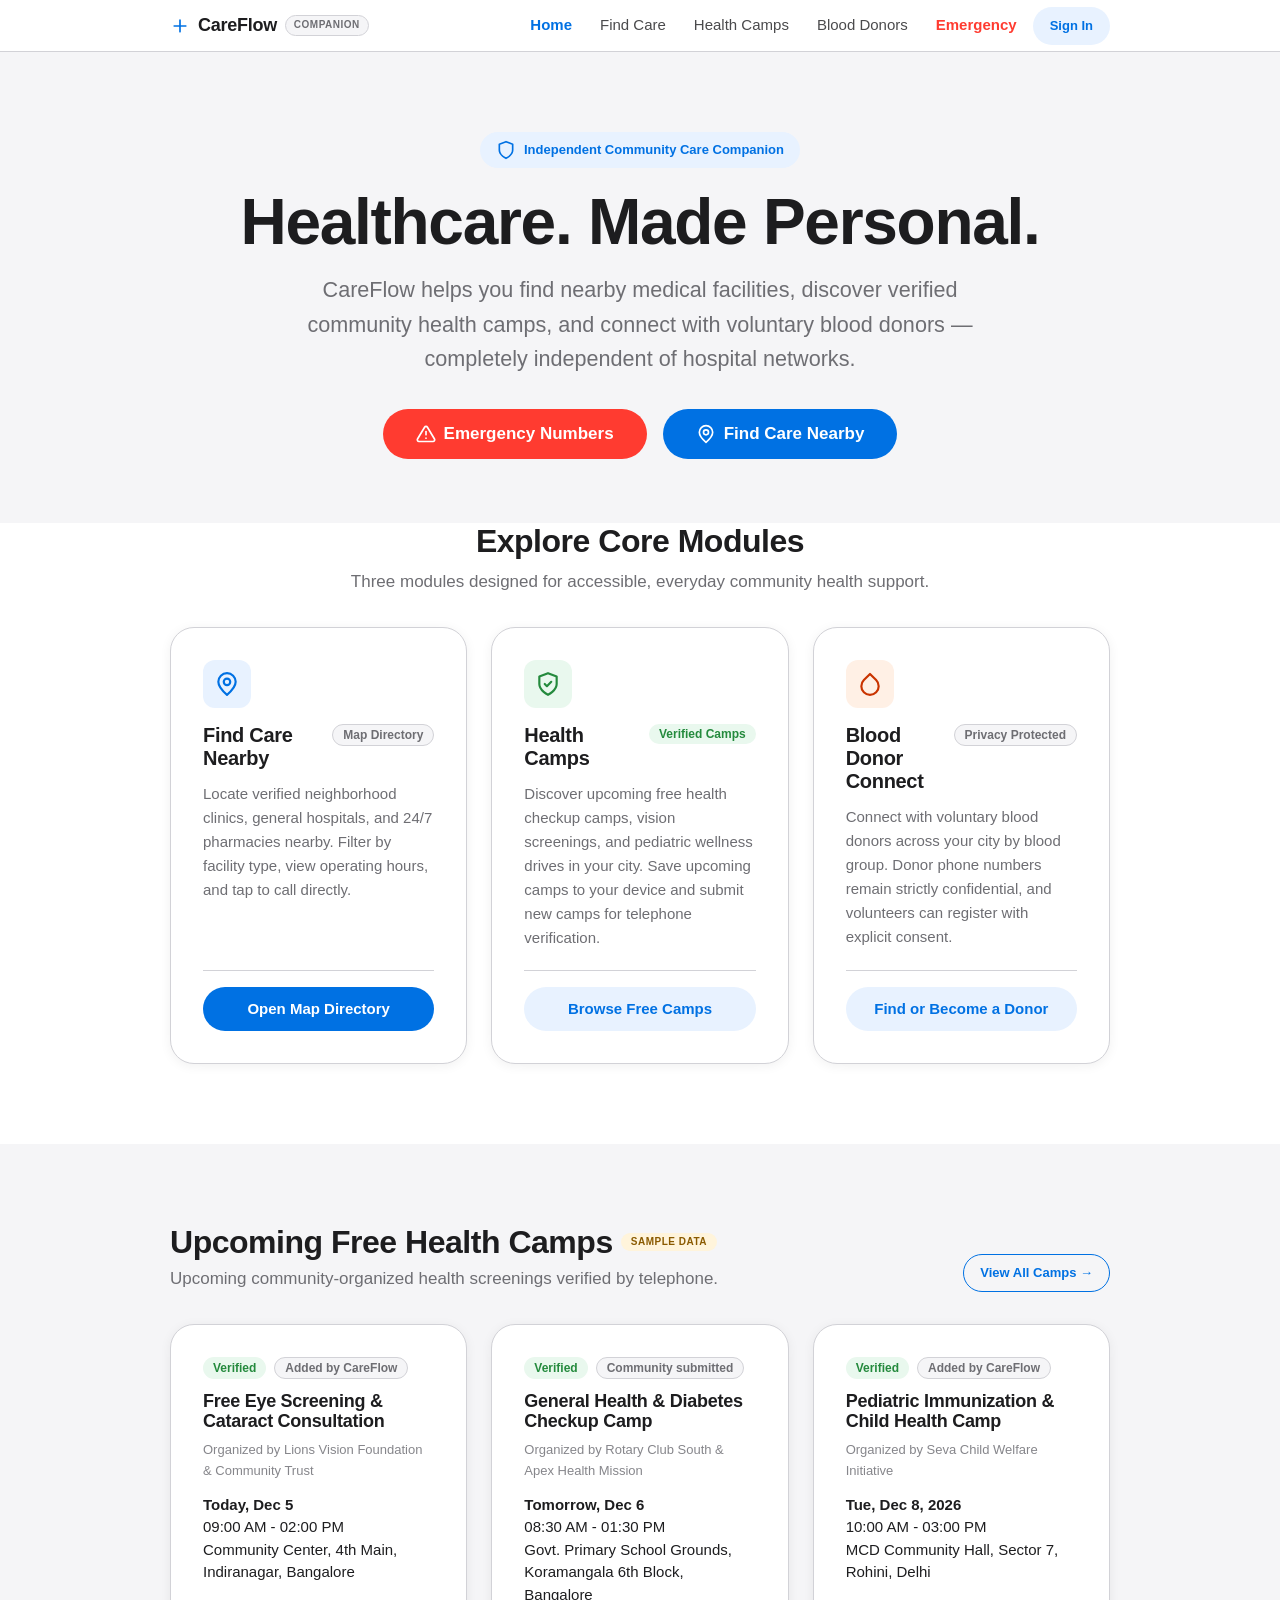
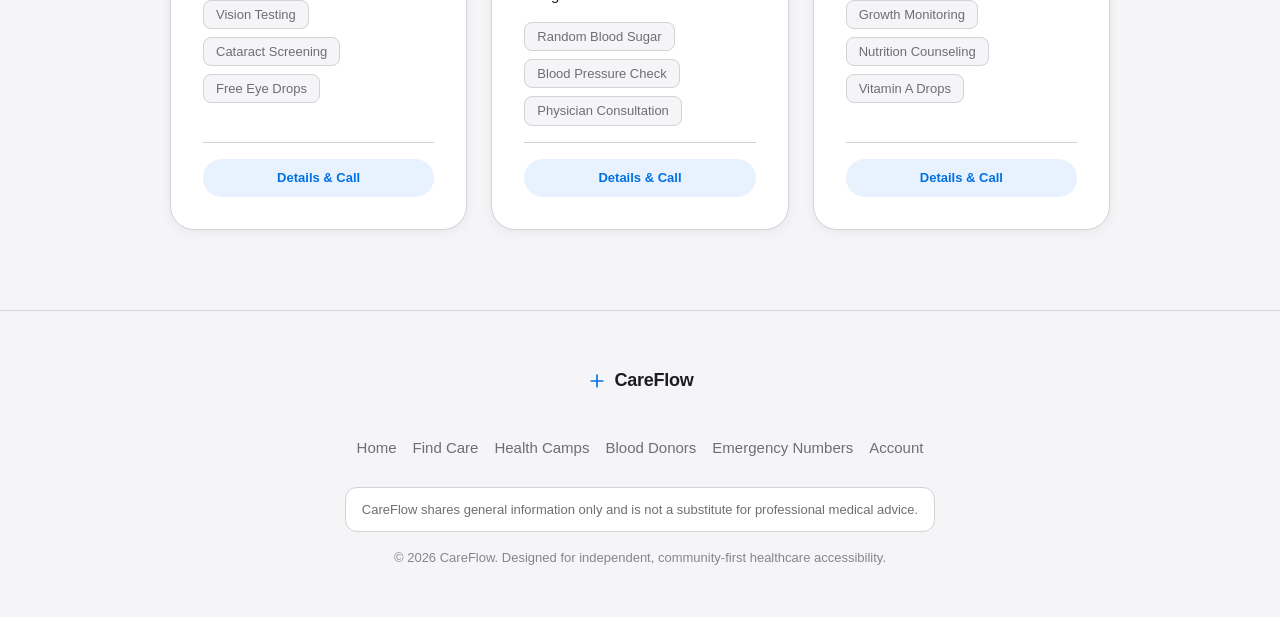
<file: index.html>
<!DOCTYPE html>
<html lang="en">
<head>
    <meta charset="UTF-8">
    <meta name="viewport" content="width=device-width, initial-scale=1.0">
    <meta name="color-scheme" content="light">
    <title>CareFlow — Healthcare. Made Personal.</title>
    <meta name="description" content="Independent personal healthcare companion to discover nearby clinics, community medical camps, and blood donors.">
    <link rel="stylesheet" href="css/styles.css">
</head>
<body>

    <!-- Accessible skip link -->
    <a href="#main-content" class="skip-link">Skip to main content</a>

    <!-- Sticky Translucent Glass Navigation Bar -->
    <header class="navbar" role="banner">
        <div class="container nav-container">
            <a href="index.html" class="nav-brand" aria-label="CareFlow Home">
                <svg class="icon" viewBox="0 0 24 24" style="color: var(--color-accent);"><path d="M12 5v14M5 12h14"/></svg>
                <span>CareFlow</span>
                <span class="nav-brand-badge">Companion</span>
            </a>

            <!-- Mobile Hamburger Toggle (44x44px min tap target) -->
            <button class="nav-toggle" type="button" aria-label="Toggle navigation menu" aria-expanded="false" aria-controls="primary-nav">
                <span></span>
                <span></span>
                <span></span>
            </button>

            <!-- Navigation Links -->
            <nav id="primary-nav" aria-label="Primary Navigation">
                <ul class="nav-menu">
                    <li><a href="index.html" class="nav-link is-active">Home</a></li>
                    <li><a href="find_care.html" class="nav-link">Find Care</a></li>
                    <li><a href="camps.html" class="nav-link">Health Camps</a></li>
                    <li><a href="blood_donors.html" class="nav-link">Blood Donors</a></li>
                    <li><a href="emergency.html" class="nav-link nav-link--emergency">Emergency</a></li>
                    <li><a href="auth.html" class="btn btn-secondary btn-sm">Sign In</a></li>
                </ul>
            </nav>
        </div>
    </header>

    <main id="main-content">
        <!-- ================================================================
             Hero Section
             ================================================================ -->
        <section class="section section--hero" aria-labelledby="hero-title">
            <div class="container">
                <div class="hero-badge-pill">
                    <svg class="icon" viewBox="0 0 24 24"><path d="M12 22s8-4 8-10V5l-8-3-8 3v7c0 6 8 10 8 10z"/></svg>
                    <span>Independent Community Care Companion</span>
                </div>
                <h1 class="hero-heading" id="hero-title">Healthcare. Made Personal.</h1>
                <p class="hero-lead">
                    CareFlow helps you find nearby medical facilities, discover verified community health camps, 
                    and connect with voluntary blood donors — completely independent of hospital networks.
                </p>
                <div class="hero-actions">
                    <a href="emergency.html" class="btn btn-emergency btn-lg">
                        <svg class="icon" viewBox="0 0 24 24" style="color: #ffffff;"><path d="M10.29 3.86L1.82 18a2 2 0 0 0 1.71 3h16.94a2 2 0 0 0 1.71-3L13.71 3.86a2 2 0 0 0-3.42 0z"/><line x1="12" y1="9" x2="12" y2="13"/><line x1="12" y1="17" x2="12.01" y2="17"/></svg>
                        Emergency Numbers
                    </a>
                    <a href="find_care.html" class="btn btn-primary btn-lg">
                        <svg class="icon" viewBox="0 0 24 24" style="color: #ffffff;"><path d="M12 2a8 8 0 0 0-8 8c0 5.25 8 12 8 12s8-6.75 8-12a8 8 0 0 0-8-8z"/><circle cx="12" cy="10" r="3"/></svg>
                        Find Care Nearby
                    </a>
                </div>
            </div>
        </section>

        <!-- ================================================================
             Three Primary Module Cards
             ================================================================ -->
        <section class="section" aria-labelledby="modules-title" style="padding-top: 0;">
            <div class="container">
                <div class="section-header section-header--center">
                    <h2 class="section-heading" id="modules-title">Explore Core Modules</h2>
                    <p class="section-subheading">Three modules designed for accessible, everyday community health support.</p>
                </div>

                <div class="grid-12">
                    <!-- Module 1: Find Care -->
                    <div class="card col-4">
                        <div>
                            <div class="module-icon-wrap module-icon-wrap--findcare" aria-hidden="true">
                                <svg class="icon icon-lg" viewBox="0 0 24 24"><path d="M12 2a8 8 0 0 0-8 8c0 5.25 8 12 8 12s8-6.75 8-12a8 8 0 0 0-8-8z"/><circle cx="12" cy="10" r="3"/></svg>
                            </div>
                            <div class="card-header">
                                <h3 class="card-title">Find Care Nearby</h3>
                                <span class="badge badge-source">Map Directory</span>
                            </div>
                            <p class="card-description">
                                Locate verified neighborhood clinics, general hospitals, and 24/7 pharmacies nearby. Filter by facility type, view operating hours, and tap to call directly.
                            </p>
                        </div>
                        <div class="card-footer">
                            <a href="find_care.html" class="btn btn-primary btn-full">
                                Open Map Directory
                            </a>
                        </div>
                    </div>

                    <!-- Module 2: Health Camps -->
                    <div class="card col-4">
                        <div>
                            <div class="module-icon-wrap module-icon-wrap--camps" aria-hidden="true">
                                <svg class="icon icon-lg" viewBox="0 0 24 24"><path d="M12 22s8-4 8-10V5l-8-3-8 3v7c0 6 8 10 8 10z"/><polyline points="9 12 11 14 15 10"/></svg>
                            </div>
                            <div class="card-header">
                                <h3 class="card-title">Health Camps</h3>
                                <span class="badge badge-verified">Verified Camps</span>
                            </div>
                            <p class="card-description">
                                Discover upcoming free health checkup camps, vision screenings, and pediatric wellness drives in your city. Save upcoming camps to your device and submit new camps for telephone verification.
                            </p>
                        </div>
                        <div class="card-footer">
                            <a href="camps.html" class="btn btn-secondary btn-full">
                                Browse Free Camps
                            </a>
                        </div>
                    </div>

                    <!-- Module 3: Blood Donor Connect -->
                    <div class="card col-4">
                        <div>
                            <div class="module-icon-wrap module-icon-wrap--donors" aria-hidden="true">
                                <svg class="icon icon-lg" viewBox="0 0 24 24"><path d="M12 2.69l5.66 5.66a8 8 0 1 1-11.31 0z"/></svg>
                            </div>
                            <div class="card-header">
                                <h3 class="card-title">Blood Donor Connect</h3>
                                <span class="badge badge-source">Privacy Protected</span>
                            </div>
                            <p class="card-description">
                                Connect with voluntary blood donors across your city by blood group. Donor phone numbers remain strictly confidential, and volunteers can register with explicit consent.
                            </p>
                        </div>
                        <div class="card-footer">
                            <a href="blood_donors.html" class="btn btn-secondary btn-full">
                                Find or Become a Donor
                            </a>
                        </div>
                    </div>
                </div>
            </div>
        </section>

        <!-- ================================================================
             Upcoming Health Camps Preview (3 Cards)
             ================================================================ -->
        <section class="section" aria-labelledby="preview-camps-title" style="background-color: var(--color-bg-alt);">
            <div class="container">
                <div class="section-header" style="display: flex; justify-content: space-between; align-items: flex-end; flex-wrap: wrap; gap: var(--space-4);">
                    <div>
                        <div style="display: flex; align-items: center; gap: var(--space-2); margin-bottom: var(--space-1);">
                            <h2 class="section-heading" id="preview-camps-title" style="margin-bottom: 0;">Upcoming Free Health Camps</h2>
                            <span class="badge badge-sample">Sample Data</span>
                        </div>
                        <p class="section-subheading">Upcoming community-organized health screenings verified by telephone.</p>
                    </div>
                    <div>
                        <a href="camps.html" class="btn btn-outline btn-sm">
                            View All Camps &rarr;
                        </a>
                    </div>
                </div>

                <div class="grid-12" id="home-camps-preview">
                    <!-- Populated dynamically via js/sample-data.js -->
                </div>
            </div>
        </section>
    </main>

    <!-- Master Footer -->
    <footer class="footer" role="contentinfo">
        <div class="container footer-content">
            <a href="index.html" class="nav-brand" style="margin-bottom: var(--space-2);">
                <svg class="icon" viewBox="0 0 24 24" style="color: var(--color-accent);"><path d="M12 5v14M5 12h14"/></svg>
                <span>CareFlow</span>
            </a>

            <ul class="footer-nav" aria-label="Footer Navigation">
                <li><a href="index.html">Home</a></li>
                <li><a href="find_care.html">Find Care</a></li>
                <li><a href="camps.html">Health Camps</a></li>
                <li><a href="blood_donors.html">Blood Donors</a></li>
                <li><a href="emergency.html">Emergency Numbers</a></li>
                <li><a href="auth.html">Account</a></li>
            </ul>

            <!-- Required Medical Disclaimer -->
            <p class="footer-disclaimer">
                CareFlow shares general information only and is not a substitute for professional medical advice.
            </p>

            <p class="footer-copy">
                &copy; 2026 CareFlow. Designed for independent, community-first healthcare accessibility.
            </p>
        </div>
    </footer>

    <!-- Shared Scripts -->
    <script src="js/sample-data.js"></script>
    <script src="js/main.js"></script>
    <script>
        document.addEventListener('DOMContentLoaded', function () {
            var container = document.getElementById('home-camps-preview');
            if (!container) return;

            var allCamps = (window.CareFlowData && window.CareFlowData.camps) ? window.CareFlowData.camps : [];
            
            // Filter out past camps (only camps on or after today)
            var upcoming = allCamps.filter(function (camp) {
                return !CareFlow.dateUtils.isBeforeToday(camp.date) && camp.status === 'verified';
            });

            // Sort ascending by date
            upcoming.sort(function (a, b) {
                return a.date.localeCompare(b.date);
            });

            var top3 = upcoming.slice(0, 3);
            container.innerHTML = '';

            if (top3.length === 0) {
                container.innerHTML = '<p class="col-12" style="text-align: center; color: var(--color-text-secondary);">No upcoming camps scheduled currently.</p>';
                return;
            }

            top3.forEach(function (camp) {
                var card = document.createElement('div');
                card.className = 'card col-4';

                var servicesPills = (camp.services || []).map(function (s) {
                    return '<span class="camp-tag">' + CareFlow.escapeHTML(s) + '</span>';
                }).join('');

                card.innerHTML = '' +
                    '<div>' +
                    '<div style="display: flex; gap: var(--space-2); margin-bottom: var(--space-3); flex-wrap: wrap;">' +
                    '<span class="badge badge-verified">Verified</span>' +
                    '<span class="badge badge-source">' + CareFlow.escapeHTML(camp.source) + '</span>' +
                    '</div>' +
                    '<h3 class="card-title" style="font-size: 1.125rem; margin-bottom: var(--space-2);">' +
                    CareFlow.escapeHTML(camp.title) +
                    '</h3>' +
                    '<p style="font-size: var(--font-size-caption); color: var(--color-text-tertiary); margin-bottom: var(--space-3);">' +
                    'Organized by ' + CareFlow.escapeHTML(camp.organizer) +
                    '</p>' +
                    '<div style="font-size: var(--font-size-body-sm); color: var(--color-text); margin-bottom: var(--space-3); line-height: 1.5;">' +
                    '<div><strong>' + CareFlow.escapeHTML(CareFlow.dateUtils.formatHumanDate(camp.date)) + '</strong></div>' +
                    '<div>' + CareFlow.escapeHTML(camp.time) + '</div>' +
                    '<div>' + CareFlow.escapeHTML(camp.address) + ', ' + CareFlow.escapeHTML(camp.city) + '</div>' +
                    '</div>' +
                    '<div class="camp-tag-list">' +
                    servicesPills +
                    '</div>' +
                    '</div>' +
                    '<div class="card-footer">' +
                    '<a href="camps.html" class="btn btn-secondary btn-sm btn-full">' +
                    'Details & Call' +
                    '</a>' +
                    '</div>';
                container.appendChild(card);
            });
        });
    </script>
</body>
</html>
</file>
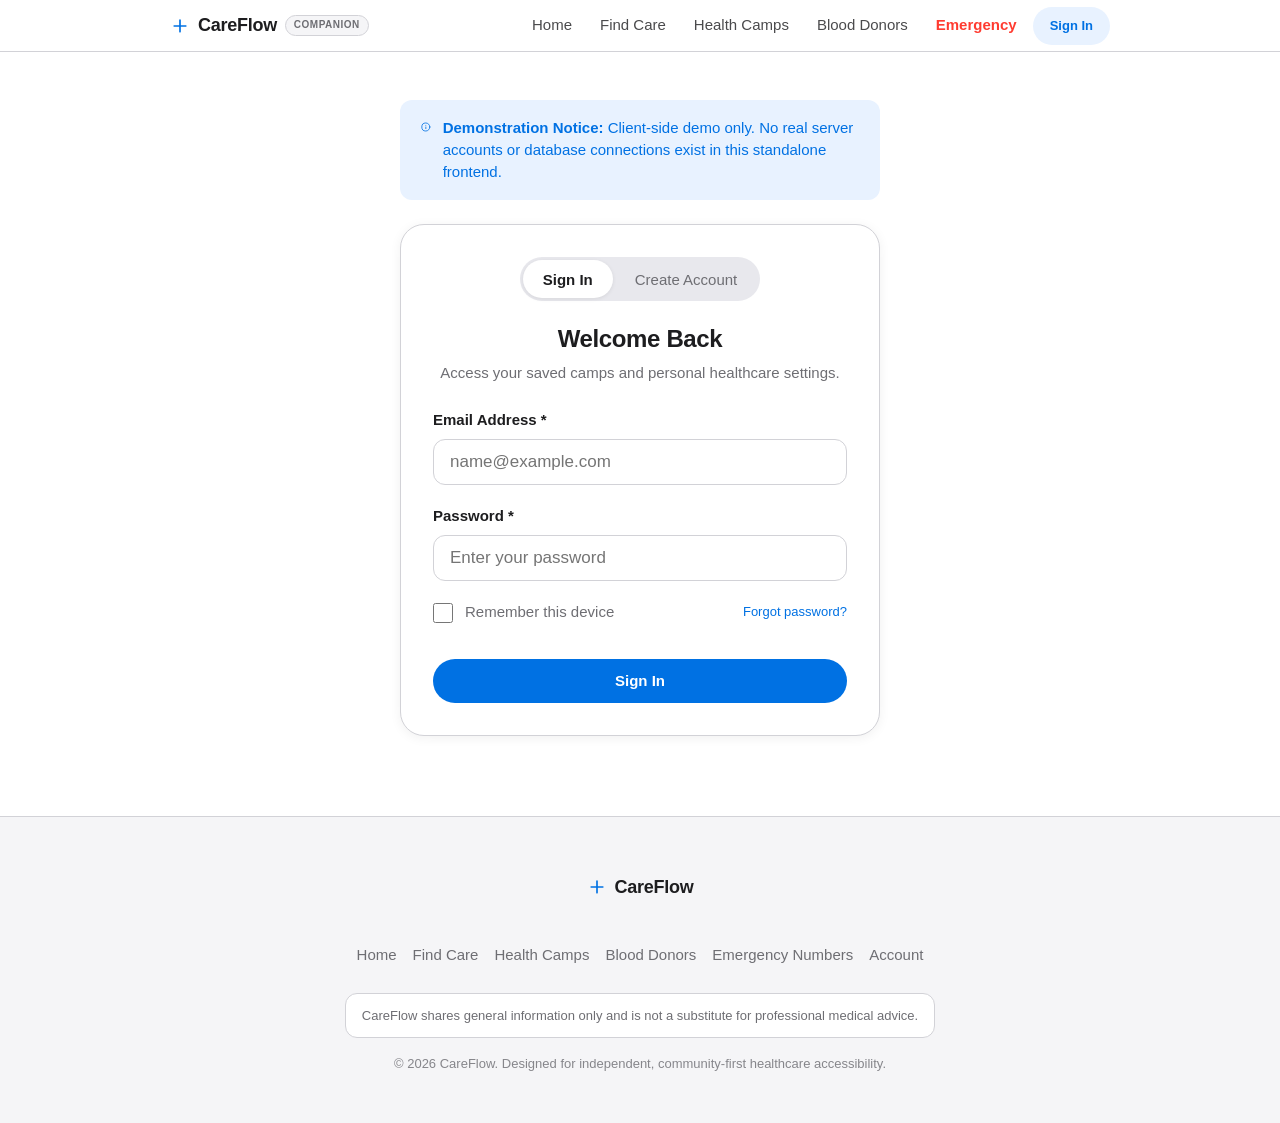
<file: auth.html>
<!DOCTYPE html>
<html lang="en">
<head>
    <meta charset="UTF-8">
    <meta name="viewport" content="width=device-width, initial-scale=1.0">
    <meta name="color-scheme" content="light">
    <title>Sign In or Register — CareFlow</title>
    <meta name="description" content="Sign in or register for CareFlow personal care companion features.">
    <link rel="stylesheet" href="css/styles.css">
</head>
<body>

    <!-- Accessible skip link -->
    <a href="#main-content" class="skip-link">Skip to main content</a>

    <!-- Sticky Translucent Glass Navigation Bar -->
    <header class="navbar" role="banner">
        <div class="container nav-container">
            <a href="index.html" class="nav-brand" aria-label="CareFlow Home">
                <svg class="icon" viewBox="0 0 24 24" style="color: var(--color-accent);"><path d="M12 5v14M5 12h14"/></svg>
                <span>CareFlow</span>
                <span class="nav-brand-badge">Companion</span>
            </a>

            <!-- Mobile Hamburger Toggle (44x44px min tap target) -->
            <button class="nav-toggle" type="button" aria-label="Toggle navigation menu" aria-expanded="false" aria-controls="primary-nav">
                <span></span>
                <span></span>
                <span></span>
            </button>

            <!-- Navigation Links -->
            <nav id="primary-nav" aria-label="Primary Navigation">
                <ul class="nav-menu">
                    <li><a href="index.html" class="nav-link">Home</a></li>
                    <li><a href="find_care.html" class="nav-link">Find Care</a></li>
                    <li><a href="camps.html" class="nav-link">Health Camps</a></li>
                    <li><a href="blood_donors.html" class="nav-link">Blood Donors</a></li>
                    <li><a href="emergency.html" class="nav-link nav-link--emergency">Emergency</a></li>
                    <li><a href="auth.html" class="btn btn-secondary btn-sm is-active">Sign In</a></li>
                </ul>
            </nav>
        </div>
    </header>

    <main id="main-content">
        <section class="section" style="padding-top: var(--space-12);">
            <div class="container">
                
                <!-- Demo Notice -->
                <div class="alert alert-info" style="max-width: 480px; margin: 0 auto var(--space-6) auto;" role="note">
                    <svg class="icon" viewBox="0 0 24 24"><circle cx="12" cy="12" r="10"/><line x1="12" y1="16" x2="12" y2="12"/><line x1="12" y1="8" x2="12.01" y2="8"/></svg>
                    <div>
                        <strong>Demonstration Notice:</strong> Client-side demo only. No real server accounts or database connections exist in this standalone frontend.
                    </div>
                </div>

                <!-- Centered Card Container -->
                <div class="card" style="max-width: 480px; margin: 0 auto; padding: var(--space-8);">
                    
                    <!-- Segmented Control Toggle -->
                    <div style="text-align: center; margin-bottom: var(--space-6);">
                        <div class="segmented-control" role="tablist" aria-label="Authentication Mode">
                            <button type="button" class="segmented-button is-active" id="auth-tab-login" role="tab" aria-selected="true" aria-controls="login-form-wrap">
                                Sign In
                            </button>
                            <button type="button" class="segmented-button" id="auth-tab-register" role="tab" aria-selected="false" aria-controls="register-form-wrap">
                                Create Account
                            </button>
                        </div>
                    </div>

                    <!-- ========================================================
                         SIGN IN FORM
                         ======================================================== -->
                    <div id="login-form-wrap">
                        <div style="text-align: center; margin-bottom: var(--space-6);">
                            <h1 class="card-title" style="font-size: 1.5rem; margin-bottom: var(--space-2);">Welcome Back</h1>
                            <p style="font-size: var(--font-size-body-sm); color: var(--color-text-secondary);">
                                Access your saved camps and personal healthcare settings.
                            </p>
                        </div>

                        <form id="login-form" class="form-stack" style="max-width: 100%;">
                            <div class="form-group">
                                <label for="login-email" class="form-label">Email Address *</label>
                                <input type="email" id="login-email" class="form-input" placeholder="name@example.com" required autocomplete="email">
                                <span id="err-login-email" class="form-error">Please enter a valid email address.</span>
                            </div>

                            <div class="form-group">
                                <label for="login-password" class="form-label">Password *</label>
                                <input type="password" id="login-password" class="form-input" placeholder="Enter your password" required autocomplete="current-password">
                                <span id="err-login-password" class="form-error">Please enter your password.</span>
                            </div>

                            <div style="display: flex; justify-content: space-between; align-items: center; font-size: var(--font-size-caption);">
                                <label class="form-checkbox-label" style="padding-top: 0; min-height: auto;">
                                    <input type="checkbox" id="login-remember">
                                    <span>Remember this device</span>
                                </label>
                                <a href="#forgot" id="forgot-link" style="color: var(--color-accent);">Forgot password?</a>
                            </div>

                            <button type="submit" class="btn btn-primary btn-full" style="margin-top: var(--space-4);">
                                Sign In
                            </button>
                        </form>
                    </div>

                    <!-- ========================================================
                         REGISTER FORM
                         ======================================================== -->
                    <div id="register-form-wrap" style="display: none;">
                        <div style="text-align: center; margin-bottom: var(--space-6);">
                            <h1 class="card-title" style="font-size: 1.5rem; margin-bottom: var(--space-2);">Create Account</h1>
                            <p style="font-size: var(--font-size-body-sm); color: var(--color-text-secondary);">
                                Set up a free personal companion profile.
                            </p>
                        </div>

                        <form id="register-form" class="form-stack" style="max-width: 100%;">
                            <div class="form-group">
                                <label for="reg-user-name" class="form-label">Full Name *</label>
                                <input type="text" id="reg-user-name" class="form-input" placeholder="e.g. Maya Iyer" required autocomplete="name">
                                <span id="err-reg-name" class="form-error">Please enter your name.</span>
                            </div>

                            <div class="form-group">
                                <label for="reg-user-email" class="form-label">Email Address *</label>
                                <input type="email" id="reg-user-email" class="form-input" placeholder="name@example.com" required autocomplete="email">
                                <span id="err-reg-email" class="form-error">Please enter a valid email address.</span>
                            </div>

                            <div class="form-group">
                                <label for="reg-user-password" class="form-label">Password (min 8 characters) *</label>
                                <input type="password" id="reg-user-password" class="form-input" placeholder="Create a password" minlength="8" required autocomplete="new-password">
                                <span id="err-reg-pwd" class="form-error">Password must be at least 8 characters.</span>
                            </div>

                            <div class="form-group">
                                <label class="form-checkbox-label" style="padding-top: 0;">
                                    <input type="checkbox" id="reg-terms" required>
                                    <span>I agree to the CareFlow community terms and privacy policy. *</span>
                                </label>
                                <span id="err-reg-terms" class="form-error">You must accept the terms.</span>
                            </div>

                            <button type="submit" class="btn btn-primary btn-full" style="margin-top: var(--space-4);">
                                Create Account
                            </button>
                        </form>
                    </div>

                </div>

            </div>
        </section>
    </main>

    <!-- Master Footer -->
    <footer class="footer" role="contentinfo">
        <div class="container footer-content">
            <a href="index.html" class="nav-brand" style="margin-bottom: var(--space-2);">
                <svg class="icon" viewBox="0 0 24 24" style="color: var(--color-accent);"><path d="M12 5v14M5 12h14"/></svg>
                <span>CareFlow</span>
            </a>

            <ul class="footer-nav" aria-label="Footer Navigation">
                <li><a href="index.html">Home</a></li>
                <li><a href="find_care.html">Find Care</a></li>
                <li><a href="camps.html">Health Camps</a></li>
                <li><a href="blood_donors.html">Blood Donors</a></li>
                <li><a href="emergency.html">Emergency Numbers</a></li>
                <li><a href="auth.html">Account</a></li>
            </ul>

            <!-- Required Medical Disclaimer -->
            <p class="footer-disclaimer">
                CareFlow shares general information only and is not a substitute for professional medical advice.
            </p>

            <p class="footer-copy">
                &copy; 2026 CareFlow. Designed for independent, community-first healthcare accessibility.
            </p>
        </div>
    </footer>

    <!-- Scripts -->
    <script src="js/main.js"></script>
    <script>
        document.addEventListener('DOMContentLoaded', function () {
            var tabLogin = document.getElementById('auth-tab-login');
            var tabRegister = document.getElementById('auth-tab-register');
            var wrapLogin = document.getElementById('login-form-wrap');
            var wrapRegister = document.getElementById('register-form-wrap');

            tabLogin.addEventListener('click', function () {
                tabLogin.classList.add('is-active');
                tabLogin.setAttribute('aria-selected', 'true');
                tabRegister.classList.remove('is-active');
                tabRegister.setAttribute('aria-selected', 'false');
                wrapLogin.style.display = 'block';
                wrapRegister.style.display = 'none';
            });

            tabRegister.addEventListener('click', function () {
                tabRegister.classList.add('is-active');
                tabRegister.setAttribute('aria-selected', 'true');
                tabLogin.classList.remove('is-active');
                tabLogin.setAttribute('aria-selected', 'false');
                wrapRegister.style.display = 'block';
                wrapLogin.style.display = 'none';
            });

            // Client-side mock submission handlers
            document.getElementById('login-form').addEventListener('submit', function (e) {
                e.preventDefault();
                var email = document.getElementById('login-email').value;
                CareFlow.showToast('Signed in as ' + email + ' (Demonstration mode).', 'success');
            });

            document.getElementById('register-form').addEventListener('submit', function (e) {
                e.preventDefault();
                var name = document.getElementById('reg-user-name').value;
                CareFlow.showToast('Account registered for ' + name + '! Please sign in.', 'success');
                tabLogin.click();
            });

            document.getElementById('forgot-link').addEventListener('click', function (e) {
                e.preventDefault();
                CareFlow.showToast('Password reset link sent if account exists (Demo mode).', 'info');
            });
        });
    </script>
</body>
</html>
</file>
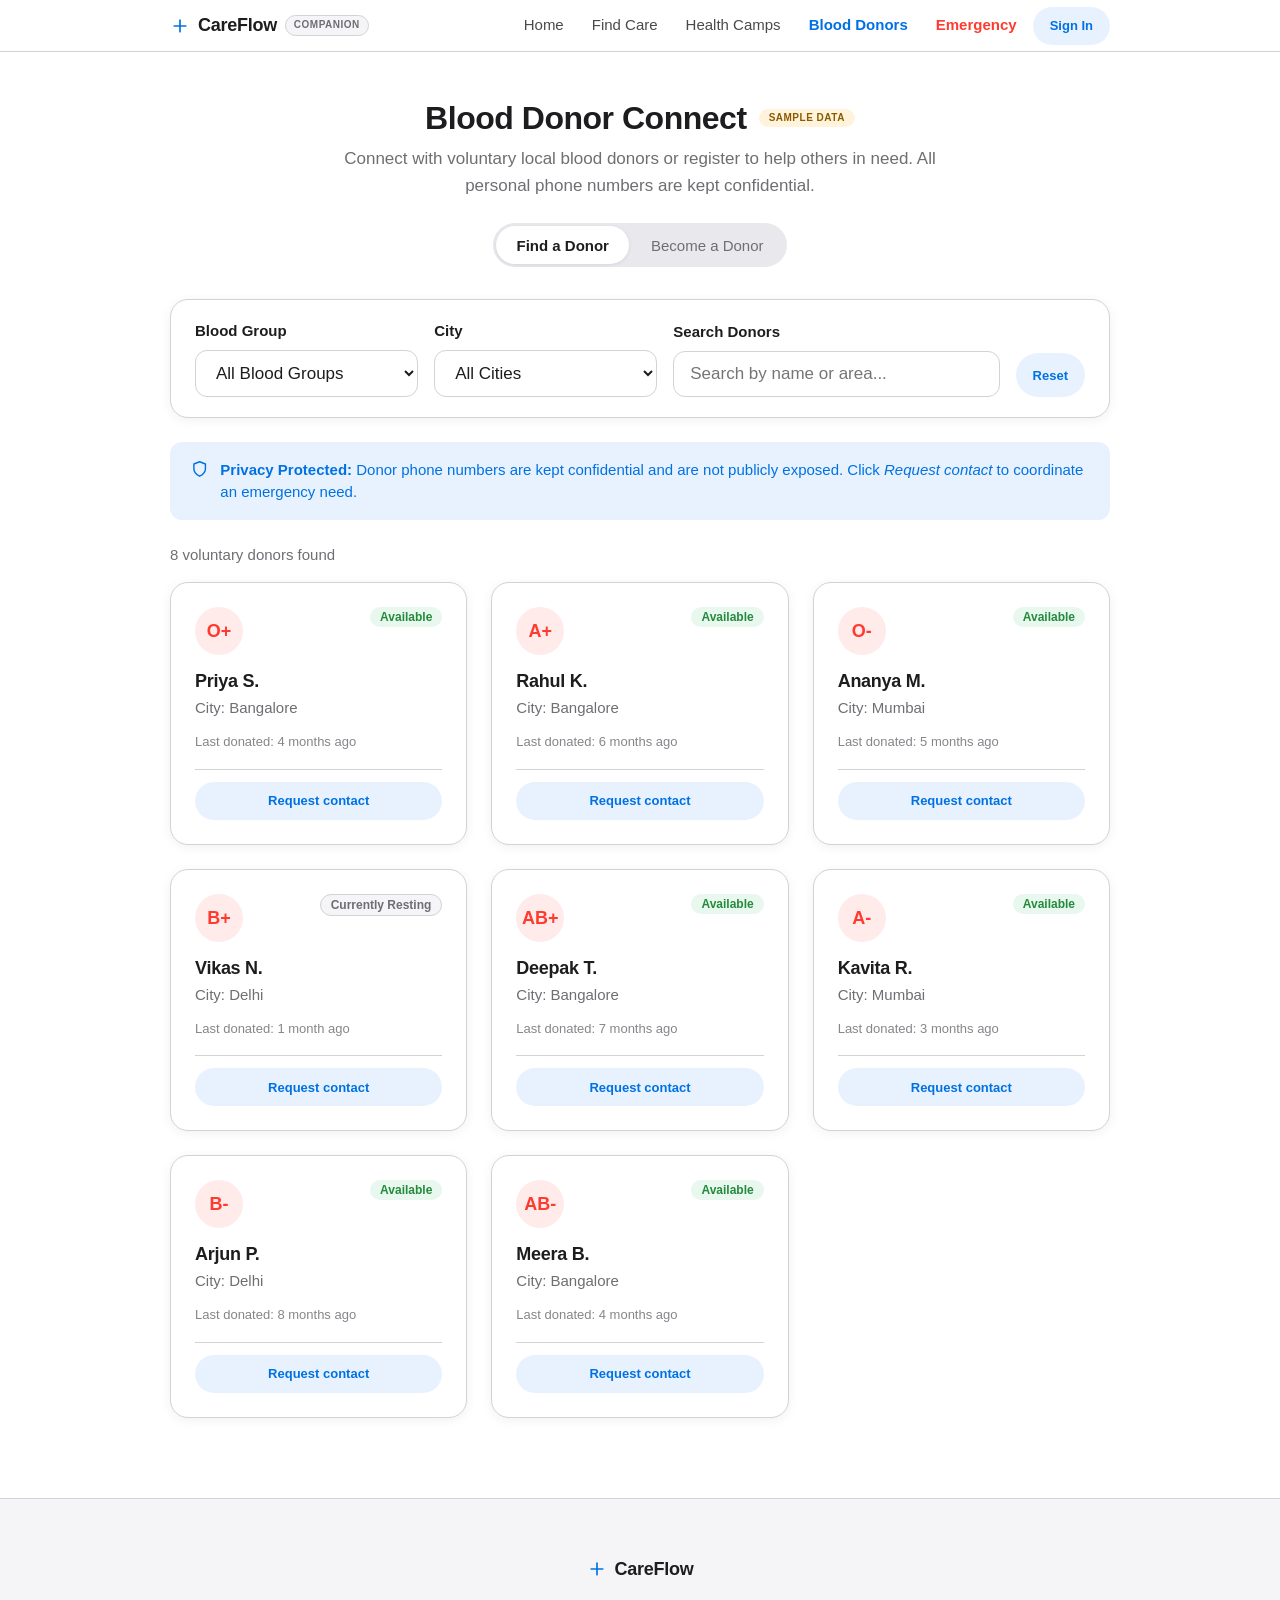
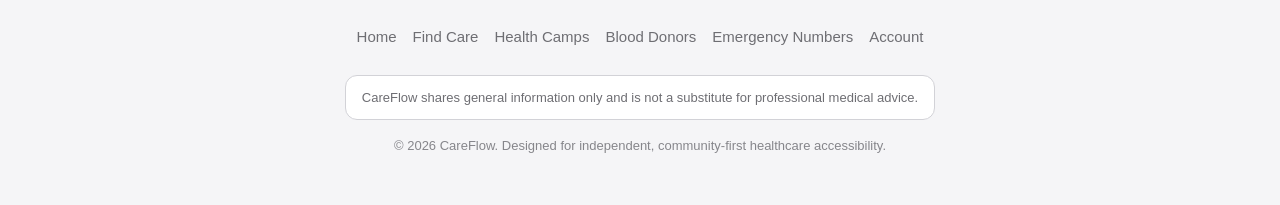
<file: blood_donors.html>
<!DOCTYPE html>
<html lang="en">
<head>
    <meta charset="UTF-8">
    <meta name="viewport" content="width=device-width, initial-scale=1.0">
    <meta name="color-scheme" content="light">
    <title>Blood Donor Connect — CareFlow</title>
    <meta name="description" content="Connect with voluntary local blood donors or register to help others in need with complete contact privacy.">
    <link rel="stylesheet" href="css/styles.css">
</head>
<body>

    <!-- Accessible skip link -->
    <a href="#main-content" class="skip-link">Skip to main content</a>

    <!-- Sticky Translucent Glass Navigation Bar -->
    <header class="navbar" role="banner">
        <div class="container nav-container">
            <a href="index.html" class="nav-brand" aria-label="CareFlow Home">
                <svg class="icon" viewBox="0 0 24 24" style="color: var(--color-accent);"><path d="M12 5v14M5 12h14"/></svg>
                <span>CareFlow</span>
                <span class="nav-brand-badge">Companion</span>
            </a>

            <!-- Mobile Hamburger Toggle (44x44px min tap target) -->
            <button class="nav-toggle" type="button" aria-label="Toggle navigation menu" aria-expanded="false" aria-controls="primary-nav">
                <span></span>
                <span></span>
                <span></span>
            </button>

            <!-- Navigation Links -->
            <nav id="primary-nav" aria-label="Primary Navigation">
                <ul class="nav-menu">
                    <li><a href="index.html" class="nav-link">Home</a></li>
                    <li><a href="find_care.html" class="nav-link">Find Care</a></li>
                    <li><a href="camps.html" class="nav-link">Health Camps</a></li>
                    <li><a href="blood_donors.html" class="nav-link is-active">Blood Donors</a></li>
                    <li><a href="emergency.html" class="nav-link nav-link--emergency">Emergency</a></li>
                    <li><a href="auth.html" class="btn btn-secondary btn-sm">Sign In</a></li>
                </ul>
            </nav>
        </div>
    </header>

    <main id="main-content">
        <section class="section" style="padding-top: var(--space-12);">
            <div class="container">
                
                <!-- Header -->
                <div class="section-header section-header--center">
                    <div style="display: flex; align-items: center; gap: var(--space-3); margin-bottom: var(--space-2);">
                        <h1 class="section-heading" style="margin-bottom: 0;">Blood Donor Connect</h1>
                        <span class="badge badge-sample">Sample Data</span>
                    </div>
                    <p class="section-subheading">
                        Connect with voluntary local blood donors or register to help others in need. All personal phone numbers are kept confidential.
                    </p>

                    <!-- Segmented Control Tab Switcher -->
                    <div class="segmented-control" style="margin-top: var(--space-6);" role="tablist" aria-label="Blood Donor Tabs">
                        <button type="button" class="segmented-button is-active" id="tab-btn-find" role="tab" aria-selected="true" aria-controls="tab-content-find">
                            Find a Donor
                        </button>
                        <button type="button" class="segmented-button" id="tab-btn-register" role="tab" aria-selected="false" aria-controls="tab-content-register">
                            Become a Donor
                        </button>
                    </div>
                </div>

                <!-- ============================================================
                     TAB 1: FIND A DONOR
                     ============================================================ -->
                <div id="tab-content-find" class="donor-tab-content is-active" role="tabpanel" aria-labelledby="tab-btn-find">
                    
                    <!-- Filters Toolbar -->
                    <div class="camps-filter-bar" style="margin-bottom: var(--space-6);">
                        <div class="form-group" style="flex: 1 1 180px; margin-bottom: 0;">
                            <label for="filter-blood-group" class="form-label">Blood Group</label>
                            <select id="filter-blood-group" class="form-select">
                                <option value="all">All Blood Groups</option>
                                <option value="O+">O Positive (O+)</option>
                                <option value="O-">O Negative (O-)</option>
                                <option value="A+">A Positive (A+)</option>
                                <option value="A-">A Negative (A-)</option>
                                <option value="B+">B Positive (B+)</option>
                                <option value="B-">B Negative (B-)</option>
                                <option value="AB+">AB Positive (AB+)</option>
                                <option value="AB-">AB Negative (AB-)</option>
                            </select>
                        </div>

                        <div class="form-group" style="flex: 1 1 180px; margin-bottom: 0;">
                            <label for="filter-donor-city" class="form-label">City</label>
                            <select id="filter-donor-city" class="form-select">
                                <option value="all">All Cities</option>
                                <option value="Bangalore">Bangalore</option>
                                <option value="Delhi">Delhi</option>
                                <option value="Mumbai">Mumbai</option>
                            </select>
                        </div>

                        <div class="form-group" style="flex: 2 1 240px; margin-bottom: 0;">
                            <label for="donor-search-input" class="form-label">Search Donors</label>
                            <input type="text" id="donor-search-input" class="form-input" placeholder="Search by name or area...">
                        </div>

                        <div>
                            <button type="button" id="reset-donor-filters-btn" class="btn btn-secondary btn-sm" style="min-height: 44px;">
                                Reset
                            </button>
                        </div>
                    </div>

                    <!-- Privacy Guarantee Banner -->
                    <div class="alert alert-info" style="margin-bottom: var(--space-6);" role="note">
                        <svg class="icon" viewBox="0 0 24 24"><path d="M12 22s8-4 8-10V5l-8-3-8 3v7c0 6 8 10 8 10z"/></svg>
                        <div>
                            <strong>Privacy Protected:</strong> Donor phone numbers are kept confidential and are not publicly exposed. Click <em>Request contact</em> to coordinate an emergency need.
                        </div>
                    </div>

                    <!-- Donor Results Count -->
                    <div style="display: flex; justify-content: space-between; align-items: center; margin-bottom: var(--space-4);">
                        <span id="donors-count" style="font-size: var(--font-size-body-sm); color: var(--color-text-secondary); font-weight: 500;">
                            Loading available donors...
                        </span>
                    </div>

                    <!-- Donors Grid -->
                    <div class="grid-12" id="donors-cards-grid">
                        <!-- Dynamically populated via script -->
                    </div>

                </div>

                <!-- ============================================================
                     TAB 2: BECOME A DONOR
                     ============================================================ -->
                <div id="tab-content-register" class="donor-tab-content" role="tabpanel" aria-labelledby="tab-btn-register">
                    
                    <div class="card" style="max-width: 600px; margin: 0 auto; padding: var(--space-8);">
                        <div class="card-header" style="flex-direction: column; gap: var(--space-1); margin-bottom: var(--space-4);">
                            <h2 class="card-title">Register as a Voluntary Donor</h2>
                            <p style="font-size: var(--font-size-body-sm); color: var(--color-text-secondary);">
                                Join our community registry. You can toggle your availability at any time.
                            </p>
                        </div>

                        <!-- Mandatory Eligibility Disclaimer -->
                        <div class="alert alert-verified" style="margin-bottom: var(--space-6);" role="note">
                            <svg class="icon" viewBox="0 0 24 24"><circle cx="12" cy="12" r="10"/><line x1="12" y1="16" x2="12" y2="12"/><line x1="12" y1="8" x2="12.01" y2="8"/></svg>
                            <div>
                                <strong>Medical Notice:</strong> Donation eligibility is decided by blood banks and medical staff, not by this app.
                            </div>
                        </div>

                        <form id="become-donor-form" class="form-stack" style="max-width: 100%;">
                            <div class="form-group">
                                <label for="reg-name" class="form-label">Full Name *</label>
                                <input type="text" id="reg-name" class="form-input" placeholder="e.g. Priya Sharma" required>
                                <span id="err-reg-name" class="form-error">Please enter your name.</span>
                            </div>

                            <div style="display: grid; grid-template-columns: 1fr 1fr; gap: var(--space-4);">
                                <div class="form-group">
                                    <label for="reg-blood-group" class="form-label">Blood Group *</label>
                                    <select id="reg-blood-group" class="form-select" required>
                                        <option value="">Select Group</option>
                                        <option value="O+">O+</option>
                                        <option value="O-">O-</option>
                                        <option value="A+">A+</option>
                                        <option value="A-">A-</option>
                                        <option value="B+">B+</option>
                                        <option value="B-">B-</option>
                                        <option value="AB+">AB+</option>
                                        <option value="AB-">AB-</option>
                                    </select>
                                    <span id="err-reg-blood" class="form-error">Please select your blood group.</span>
                                </div>

                                <div class="form-group">
                                    <label for="reg-city" class="form-label">City *</label>
                                    <input type="text" id="reg-city" class="form-input" placeholder="e.g. Bangalore" required>
                                    <span id="err-reg-city" class="form-error">Please enter your city.</span>
                                </div>
                            </div>

                            <div style="display: grid; grid-template-columns: 1fr 1fr; gap: var(--space-4);">
                                <div class="form-group">
                                    <label for="reg-phone" class="form-label">Phone Number (Private) *</label>
                                    <input type="tel" id="reg-phone" class="form-input" placeholder="+91 98765 43210" required>
                                    <span class="form-hint">Kept strictly confidential.</span>
                                    <span id="err-reg-phone" class="form-error">Please enter a valid phone number.</span>
                                </div>

                                <div class="form-group">
                                    <label for="reg-last-donated" class="form-label">Last Donated Date</label>
                                    <input type="date" id="reg-last-donated" class="form-input">
                                    <span class="form-hint">Leave blank if you have never donated before.</span>
                                </div>
                            </div>

                            <div class="form-group" style="margin-top: var(--space-2);">
                                <label class="form-checkbox-label">
                                    <input type="checkbox" id="reg-available" checked>
                                    <span><strong>I am currently available for donation requests</strong></span>
                                </label>
                            </div>

                            <!-- Mandatory Consent Checkbox -->
                            <div class="form-group" style="padding-top: var(--space-2); border-top: 1px solid var(--color-border-subtle);">
                                <label class="form-checkbox-label" style="align-items: flex-start;">
                                    <input type="checkbox" id="reg-consent" required>
                                    <span>
                                        <strong>I consent</strong> to be listed as a voluntary blood donor on CareFlow. I understand that my phone number remains private until I coordinate an emergency request. *
                                    </span>
                                </label>
                                <span id="err-reg-consent" class="form-error">Consent is required to register.</span>
                            </div>

                            <button type="submit" class="btn btn-primary btn-full" style="margin-top: var(--space-4);">
                                Complete Voluntary Registration
                            </button>
                        </form>
                    </div>

                </div>

            </div>
        </section>
    </main>

    <!-- Request Contact Confirmation Dialog -->
    <div id="request-dialog" class="dialog-backdrop" role="dialog" aria-modal="true" aria-labelledby="request-dialog-title">
        <div class="dialog-box">
            <div class="dialog-header">
                <h3 class="dialog-title" id="request-dialog-title">Contact Request Sent</h3>
                <button type="button" class="dialog-close" id="close-request-dialog" aria-label="Close dialog">&times;</button>
            </div>
            <div>
                <p id="request-confirm-msg" style="font-size: var(--font-size-body); color: var(--color-text); text-align: center; margin-bottom: var(--space-3); font-weight: 500;"></p>
                <p style="font-size: var(--font-size-caption); color: var(--color-text-secondary); text-align: center; line-height: 1.5;">
                    In accordance with donor privacy policies, phone numbers are not revealed publicly. The voluntary donor has been notified of this request.
                </p>
            </div>
            <div class="dialog-actions" style="justify-content: center;">
                <button type="button" class="btn btn-primary btn-sm" id="confirm-request-ok-btn">Understood</button>
            </div>
        </div>
    </div>

    <!-- Master Footer -->
    <footer class="footer" role="contentinfo">
        <div class="container footer-content">
            <a href="index.html" class="nav-brand" style="margin-bottom: var(--space-2);">
                <svg class="icon" viewBox="0 0 24 24" style="color: var(--color-accent);"><path d="M12 5v14M5 12h14"/></svg>
                <span>CareFlow</span>
            </a>

            <ul class="footer-nav" aria-label="Footer Navigation">
                <li><a href="index.html">Home</a></li>
                <li><a href="find_care.html">Find Care</a></li>
                <li><a href="camps.html">Health Camps</a></li>
                <li><a href="blood_donors.html">Blood Donors</a></li>
                <li><a href="emergency.html">Emergency Numbers</a></li>
                <li><a href="auth.html">Account</a></li>
            </ul>

            <!-- Required Medical Disclaimer -->
            <p class="footer-disclaimer">
                CareFlow shares general information only and is not a substitute for professional medical advice.
            </p>

            <p class="footer-copy">
                &copy; 2026 CareFlow. Designed for independent, community-first healthcare accessibility.
            </p>
        </div>
    </footer>

    <!-- Scripts -->
    <script src="js/sample-data.js"></script>
    <script src="js/main.js"></script>
    <script>
        document.addEventListener('DOMContentLoaded', function () {
            initDonorsPage();
        });

        function initDonorsPage() {
            renderDonorsList();

            // Tab Navigation
            var tabFind = document.getElementById('tab-btn-find');
            var tabReg = document.getElementById('tab-btn-register');
            var contentFind = document.getElementById('tab-content-find');
            var contentReg = document.getElementById('tab-content-register');

            tabFind.addEventListener('click', function () {
                tabFind.classList.add('is-active');
                tabFind.setAttribute('aria-selected', 'true');
                tabReg.classList.remove('is-active');
                tabReg.setAttribute('aria-selected', 'false');
                contentFind.classList.add('is-active');
                contentReg.classList.remove('is-active');
            });

            tabReg.addEventListener('click', function () {
                tabReg.classList.add('is-active');
                tabReg.setAttribute('aria-selected', 'true');
                tabFind.classList.remove('is-active');
                tabFind.setAttribute('aria-selected', 'false');
                contentReg.classList.add('is-active');
                contentFind.classList.remove('is-active');
            });

            // Filter Event Listeners
            document.getElementById('filter-blood-group').addEventListener('change', renderDonorsList);
            document.getElementById('filter-donor-city').addEventListener('change', renderDonorsList);
            document.getElementById('donor-search-input').addEventListener('input', renderDonorsList);
            document.getElementById('reset-donor-filters-btn').addEventListener('click', function () {
                document.getElementById('filter-blood-group').value = 'all';
                document.getElementById('filter-donor-city').value = 'all';
                document.getElementById('donor-search-input').value = '';
                renderDonorsList();
            });

            // Registration Form Listener with Inline Validation
            var regForm = document.getElementById('become-donor-form');
            regForm.addEventListener('submit', function (e) {
                e.preventDefault();

                var nameVal = (document.getElementById('reg-name').value || '').trim();
                var bloodVal = document.getElementById('reg-blood-group').value;
                var cityVal = (document.getElementById('reg-city').value || '').trim();
                var phoneVal = (document.getElementById('reg-phone').value || '').trim();
                var consentChecked = document.getElementById('reg-consent').checked;

                var isValid = true;
                function checkField(val, errId) {
                    var el = document.getElementById(errId);
                    if (!val) {
                        if (el) el.classList.add('is-visible');
                        isValid = false;
                    } else {
                        if (el) el.classList.remove('is-visible');
                    }
                }

                checkField(nameVal, 'err-reg-name');
                checkField(bloodVal, 'err-reg-blood');
                checkField(cityVal, 'err-reg-city');
                checkField(phoneVal, 'err-reg-phone');
                checkField(consentChecked, 'err-reg-consent');

                if (!isValid) return;

                var newDonor = {
                    id: 'donor-' + Date.now(),
                    name: nameVal,
                    bloodGroup: bloodVal,
                    city: cityVal,
                    available: document.getElementById('reg-available').checked,
                    lastDonated: document.getElementById('reg-last-donated').value || 'Never',
                    consent: true
                };

                CareFlow.storage.addPendingDonor(newDonor);
                CareFlow.showToast('Thank you! Voluntary donor registration recorded.', 'success');
                regForm.reset();

                // Switch to donor list view
                tabFind.click();
                renderDonorsList();
            });

            // Request Dialog Dismissal
            document.getElementById('close-request-dialog').addEventListener('click', closeRequestDialog);
            document.getElementById('confirm-request-ok-btn').addEventListener('click', closeRequestDialog);
        }

        function renderDonorsList() {
            var grid = document.getElementById('donors-cards-grid');
            var countEl = document.getElementById('donors-count');
            if (!grid) return;

            var bloodFilter = document.getElementById('filter-blood-group').value;
            var cityFilter = document.getElementById('filter-donor-city').value;
            var query = (document.getElementById('donor-search-input').value || '').trim().toLowerCase();

            var defaultDonors = (window.CareFlowData && window.CareFlowData.donors) ? window.CareFlowData.donors : [];
            var localRaw = CareFlow.storage.getItem('careflow_pending_donors');
            var localDonors = [];
            try {
                localDonors = localRaw ? JSON.parse(localRaw) : [];
            } catch (e) {}
            var allDonors = localDonors.concat(defaultDonors);

            var filtered = allDonors.filter(function (donor) {
                var matchesBlood = (bloodFilter === 'all') || (donor.bloodGroup === bloodFilter);
                var matchesCity = (cityFilter === 'all') || (donor.city.toLowerCase() === cityFilter.toLowerCase());
                var matchesQuery = (!query) || (donor.name.toLowerCase().indexOf(query) !== -1 || donor.city.toLowerCase().indexOf(query) !== -1);
                return matchesBlood && matchesCity && matchesQuery;
            });

            if (countEl) {
                countEl.textContent = filtered.length + ' voluntary donor' + (filtered.length === 1 ? '' : 's') + ' found';
            }

            grid.innerHTML = '';

            if (filtered.length === 0) {
                grid.innerHTML = '<div class="card card--static col-12" style="text-align: center; padding: var(--space-12);">' +
                    '<h3 style="font-size: 1.25rem; margin-bottom: var(--space-2);">No donors matching filters</h3>' +
                    '<p style="color: var(--color-text-secondary); max-width: 460px; margin: 0 auto;">' +
                    'Try selecting "All Blood Groups" or checking another city nearby.' +
                    '</p></div>';
                return;
            }

            filtered.forEach(function (donor) {
                var card = document.createElement('div');
                card.className = 'donor-card col-4';

                var statusBadge = donor.available 
                    ? '<span class="badge badge-verified">Available</span>'
                    : '<span class="badge badge-source">Currently Resting</span>';

                card.innerHTML = '' +
                    '<div>' +
                    '<div style="display: flex; justify-content: space-between; align-items: flex-start; margin-bottom: var(--space-4);">' +
                    '<div class="blood-group-badge" aria-label="Blood Group ' + CareFlow.escapeHTML(donor.bloodGroup) + '">' +
                    CareFlow.escapeHTML(donor.bloodGroup) +
                    '</div>' +
                    statusBadge +
                    '</div>' +
                    '<h3 style="font-size: 1.125rem; margin-bottom: var(--space-1);">' + CareFlow.escapeHTML(donor.name) + '</h3>' +
                    '<p style="font-size: var(--font-size-body-sm); color: var(--color-text-secondary); margin-bottom: var(--space-3);">' +
                    'City: ' + CareFlow.escapeHTML(donor.city) +
                    '</p>' +
                    '<p style="font-size: var(--font-size-caption); color: var(--color-text-tertiary); margin-bottom: var(--space-4);">' +
                    'Last donated: ' + CareFlow.escapeHTML(donor.lastDonated) +
                    '</p>' +
                    '</div>' +
                    '<div class="card-footer" style="padding-top: var(--space-3);">' +
                    '<button type="button" class="btn btn-secondary btn-sm btn-full request-contact-btn" data-name="' + CareFlow.escapeHTML(donor.name) + '" data-group="' + CareFlow.escapeHTML(donor.bloodGroup) + '">' +
                    'Request contact' +
                    '</button>' +
                    '</div>';
                grid.appendChild(card);
            });

            // Request Contact Handlers (Never reveals phone numbers!)
            grid.querySelectorAll('.request-contact-btn').forEach(function (btn) {
                btn.addEventListener('click', function () {
                    var name = btn.getAttribute('data-name');
                    var group = btn.getAttribute('data-group');
                    openRequestDialog(name, group);
                });
            });
        }

        function openRequestDialog(donorName, bloodGroup) {
            var msgEl = document.getElementById('request-confirm-msg');
            if (msgEl) {
                msgEl.textContent = 'Emergency blood request for ' + bloodGroup + ' has been registered for ' + donorName + '.';
            }
            document.getElementById('request-dialog').classList.add('is-open');
        }

        function closeRequestDialog() {
            document.getElementById('request-dialog').classList.remove('is-open');
        }
    </script>
</body>
</html>
</file>
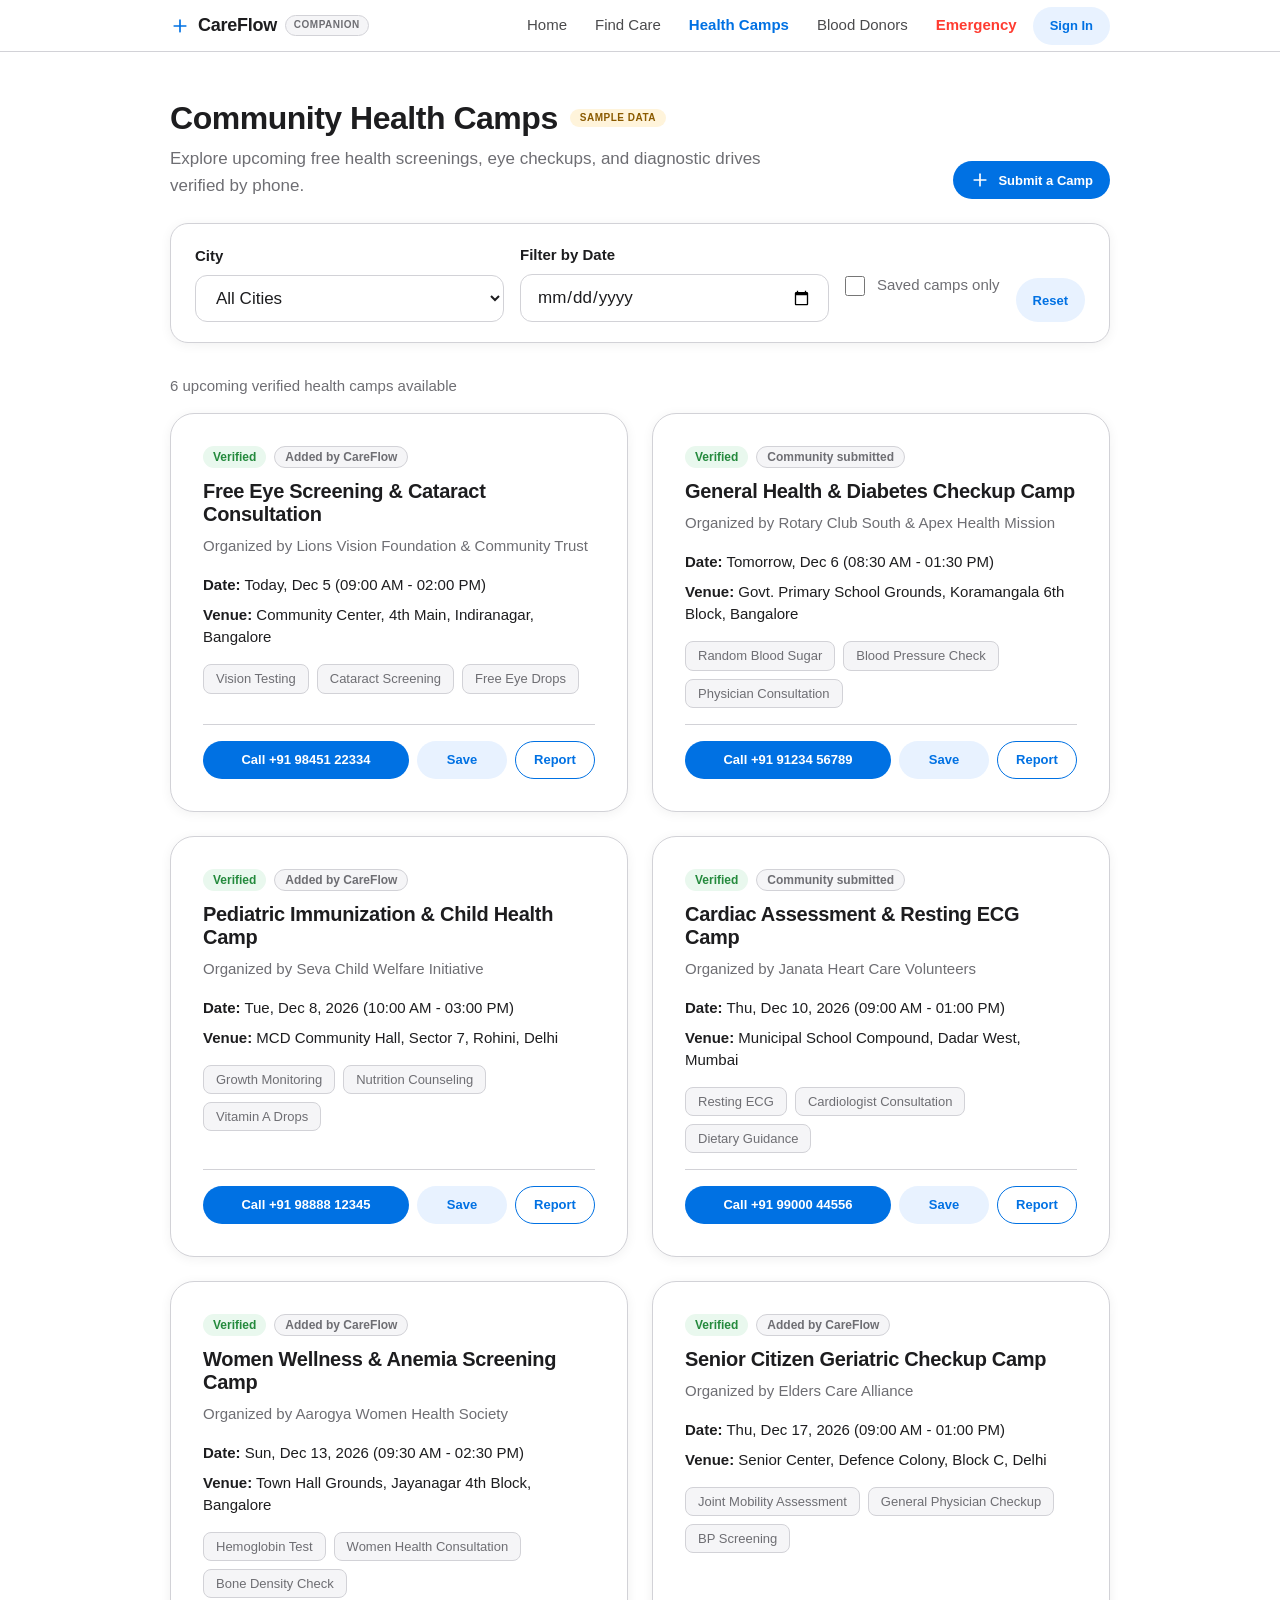
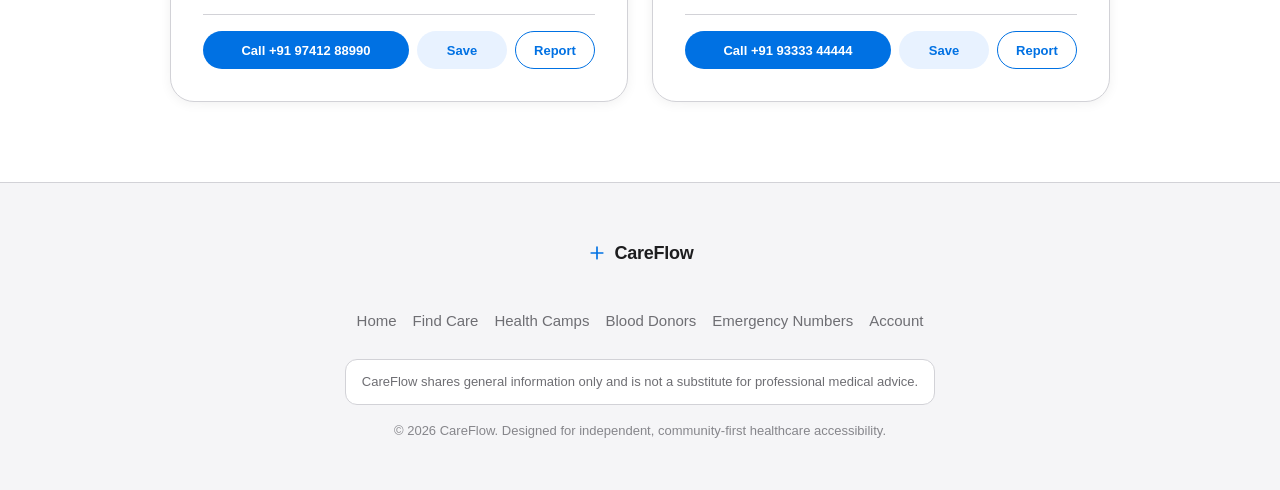
<file: camps.html>
<!DOCTYPE html>
<html lang="en">
<head>
    <meta charset="UTF-8">
    <meta name="viewport" content="width=device-width, initial-scale=1.0">
    <meta name="color-scheme" content="light">
    <title>Health Camps Directory — CareFlow</title>
    <meta name="description" content="Discover upcoming free health checkup camps, eye screenings, and diagnostic drives verified by phone.">
    <link rel="stylesheet" href="css/styles.css">
</head>
<body>

    <!-- Accessible skip link -->
    <a href="#main-content" class="skip-link">Skip to main content</a>

    <!-- Sticky Translucent Glass Navigation Bar -->
    <header class="navbar" role="banner">
        <div class="container nav-container">
            <a href="index.html" class="nav-brand" aria-label="CareFlow Home">
                <svg class="icon" viewBox="0 0 24 24" style="color: var(--color-accent);"><path d="M12 5v14M5 12h14"/></svg>
                <span>CareFlow</span>
                <span class="nav-brand-badge">Companion</span>
            </a>

            <!-- Mobile Hamburger Toggle (44x44px min tap target) -->
            <button class="nav-toggle" type="button" aria-label="Toggle navigation menu" aria-expanded="false" aria-controls="primary-nav">
                <span></span>
                <span></span>
                <span></span>
            </button>

            <!-- Navigation Links -->
            <nav id="primary-nav" aria-label="Primary Navigation">
                <ul class="nav-menu">
                    <li><a href="index.html" class="nav-link">Home</a></li>
                    <li><a href="find_care.html" class="nav-link">Find Care</a></li>
                    <li><a href="camps.html" class="nav-link is-active">Health Camps</a></li>
                    <li><a href="blood_donors.html" class="nav-link">Blood Donors</a></li>
                    <li><a href="emergency.html" class="nav-link nav-link--emergency">Emergency</a></li>
                    <li><a href="auth.html" class="btn btn-secondary btn-sm">Sign In</a></li>
                </ul>
            </nav>
        </div>
    </header>

    <main id="main-content">
        <section class="section" style="padding-top: var(--space-12);">
            <div class="container">
                
                <!-- Header & Top Actions -->
                <div style="display: flex; justify-content: space-between; align-items: flex-end; flex-wrap: wrap; gap: var(--space-4); margin-bottom: var(--space-6);">
                    <div>
                        <div style="display: flex; align-items: center; gap: var(--space-3); margin-bottom: var(--space-2);">
                            <h1 class="section-heading" style="margin-bottom: 0;">Community Health Camps</h1>
                            <span class="badge badge-sample">Sample Data</span>
                        </div>
                        <p class="section-subheading">
                            Explore upcoming free health screenings, eye checkups, and diagnostic drives verified by phone.
                        </p>
                    </div>
                    <div>
                        <button type="button" id="open-submit-modal-btn" class="btn btn-primary btn-sm">
                            <svg class="icon" viewBox="0 0 24 24"><line x1="12" y1="5" x2="12" y2="19"/><line x1="5" y1="12" x2="19" y2="12"/></svg>
                            Submit a Camp
                        </button>
                    </div>
                </div>

                <!-- Filter Bar -->
                <div class="camps-filter-bar">
                    <!-- City Filter -->
                    <div class="form-group" style="flex: 1 1 200px; margin-bottom: 0;">
                        <label for="filter-city" class="form-label">City</label>
                        <select id="filter-city" class="form-select">
                            <option value="all">All Cities</option>
                            <option value="Bangalore">Bangalore</option>
                            <option value="Delhi">Delhi</option>
                            <option value="Mumbai">Mumbai</option>
                        </select>
                    </div>

                    <!-- Date Filter -->
                    <div class="form-group" style="flex: 1 1 200px; margin-bottom: 0;">
                        <label for="filter-date" class="form-label">Filter by Date</label>
                        <input type="date" id="filter-date" class="form-input">
                    </div>

                    <!-- Saved Only Filter -->
                    <div style="display: flex; align-items: center; gap: var(--space-2); min-height: 44px; padding-bottom: 4px;">
                        <label class="form-checkbox-label" style="padding-top: 0;">
                            <input type="checkbox" id="filter-saved-only">
                            <span>Saved camps only</span>
                        </label>
                    </div>

                    <!-- Reset Filters -->
                    <div>
                        <button type="button" id="reset-filters-btn" class="btn btn-secondary btn-sm" style="min-height: 44px;">
                            Reset
                        </button>
                    </div>
                </div>

                <!-- Camps Results Count -->
                <div style="display: flex; justify-content: space-between; align-items: center; margin-bottom: var(--space-4);">
                    <span id="camps-count" style="font-size: var(--font-size-body-sm); color: var(--color-text-secondary); font-weight: 500;">
                        Loading upcoming camps...
                    </span>
                </div>

                <!-- Camps Grid -->
                <div class="grid-12" id="camps-list-grid">
                    <!-- Dynamically populated via script -->
                </div>

            </div>
        </section>
    </main>

    <!-- ====================================================================
         Report Camp Modal Dialog
         ==================================================================== -->
    <div id="report-dialog" class="dialog-backdrop" role="dialog" aria-modal="true" aria-labelledby="report-dialog-title">
        <div class="dialog-box">
            <div class="dialog-header">
                <h3 class="dialog-title" id="report-dialog-title">Report Camp Listing</h3>
                <button type="button" class="dialog-close" id="close-report-dialog" aria-label="Close dialog">&times;</button>
            </div>
            <div>
                <p id="report-camp-name" style="font-size: var(--font-size-body-sm); color: var(--color-text); font-weight: 600; margin-bottom: var(--space-4);"></p>
                <div class="form-group">
                    <label for="report-reason" class="form-label">Reason for Report *</label>
                    <select id="report-reason" class="form-select">
                        <option value="Incorrect venue address">Incorrect venue address</option>
                        <option value="Camp rescheduled or cancelled">Camp rescheduled or cancelled</option>
                        <option value="Phone number unreachable">Phone number unreachable</option>
                        <option value="Commercial fees charged at free camp">Commercial fees charged at free camp</option>
                        <option value="Other concern">Other concern</option>
                    </select>
                </div>
                <div class="form-group">
                    <label for="report-notes" class="form-label">Additional Details (Optional)</label>
                    <textarea id="report-notes" class="form-textarea" placeholder="Describe the discrepancy..."></textarea>
                </div>
            </div>
            <div class="dialog-actions">
                <button type="button" class="btn btn-secondary btn-sm" id="cancel-report-btn">Cancel</button>
                <button type="button" class="btn btn-emergency btn-sm" id="submit-report-btn">Submit Report</button>
            </div>
        </div>
    </div>

    <!-- ====================================================================
         Submit a Camp Modal Form
         ==================================================================== -->
    <div id="submit-camp-dialog" class="dialog-backdrop" role="dialog" aria-modal="true" aria-labelledby="submit-dialog-title">
        <div class="dialog-box" style="max-width: 560px;">
            <div class="dialog-header">
                <h3 class="dialog-title" id="submit-dialog-title">Submit Free Health Camp</h3>
                <button type="button" class="dialog-close" id="close-submit-dialog" aria-label="Close dialog">&times;</button>
            </div>
            
            <!-- Mandatory Phone Verification Notice -->
            <div class="alert alert-verified" style="margin-bottom: var(--space-4);" role="note">
                <svg class="icon" viewBox="0 0 24 24"><path d="M22 16.92v3a2 2 0 0 1-2.18 2 19.79 19.79 0 0 1-8.63-3.07 19.5 19.5 0 0 1-6-6 19.79 19.79 0 0 1-3.07-8.67A2 2 0 0 1 4.11 2h3a2 2 0 0 1 2 1.72c.127.96.361 1.903.7 2.81a2 2 0 0 1-.45 2.11L8.09 9.91a16 16 0 0 0 6 6l1.27-1.27a2 2 0 0 1 2.11-.45c.907.339 1.85.573 2.81.7A2 2 0 0 1 22 16.92z"/></svg>
                <div>
                    <strong>Notice:</strong> Listings are verified by phone before they are published.
                </div>
            </div>

            <form id="submit-camp-form">
                <div class="form-group">
                    <label for="new-camp-title" class="form-label">Camp Title / Focus *</label>
                    <input type="text" id="new-camp-title" class="form-input" placeholder="e.g. Free Eye Screening & Dental Checkup" required>
                    <span id="err-camp-title" class="form-error">Please enter the camp title.</span>
                </div>

                <div class="form-group">
                    <label for="new-camp-organizer" class="form-label">Organizer Name *</label>
                    <input type="text" id="new-camp-organizer" class="form-input" placeholder="e.g. Rotary Club & Dr. Mohan Clinic" required>
                    <span id="err-camp-organizer" class="form-error">Please enter the organizer name.</span>
                </div>

                <div class="form-group">
                    <label for="new-camp-phone" class="form-label">Contact Number (For Phone Verification) *</label>
                    <input type="tel" id="new-camp-phone" class="form-input" placeholder="+91 98765 43210" required>
                    <span class="form-hint">Our verification team will call this number before publishing.</span>
                    <span id="err-camp-phone" class="form-error">Please provide a valid contact number.</span>
                </div>

                <div style="display: grid; grid-template-columns: 1fr 1fr; gap: var(--space-4);">
                    <div class="form-group">
                        <label for="new-camp-date" class="form-label">Date *</label>
                        <input type="date" id="new-camp-date" class="form-input" required>
                        <span id="err-camp-date" class="form-error">Please select a valid future date.</span>
                    </div>
                    <div class="form-group">
                        <label for="new-camp-time" class="form-label">Time *</label>
                        <input type="text" id="new-camp-time" class="form-input" placeholder="09:00 AM - 02:00 PM" required>
                        <span id="err-camp-time" class="form-error">Please provide operating hours.</span>
                    </div>
                </div>

                <div style="display: grid; grid-template-columns: 1fr 1fr; gap: var(--space-4);">
                    <div class="form-group">
                        <label for="new-camp-city" class="form-label">City *</label>
                        <input type="text" id="new-camp-city" class="form-input" placeholder="e.g. Bangalore" required>
                        <span id="err-camp-city" class="form-error">Please enter the city.</span>
                    </div>
                    <div class="form-group">
                        <label for="new-camp-address" class="form-label">Venue Address *</label>
                        <input type="text" id="new-camp-address" class="form-input" placeholder="Community Hall, 4th Block" required>
                        <span id="err-camp-address" class="form-error">Please enter the venue address.</span>
                    </div>
                </div>

                <div class="form-group">
                    <label for="new-camp-services" class="form-label">Services Offered *</label>
                    <input type="text" id="new-camp-services" class="form-input" placeholder="e.g. Vision Testing, Dental Check, BP & Sugar" required>
                    <span class="form-hint">Separate multiple services with commas.</span>
                    <span id="err-camp-services" class="form-error">Please list at least one service offered.</span>
                </div>

                <div class="dialog-actions">
                    <button type="button" class="btn btn-secondary btn-sm" id="cancel-submit-camp-btn">Cancel</button>
                    <button type="submit" class="btn btn-primary btn-sm">Submit for Verification</button>
                </div>
            </form>
        </div>
    </div>

    <!-- Master Footer -->
    <footer class="footer" role="contentinfo">
        <div class="container footer-content">
            <a href="index.html" class="nav-brand" style="margin-bottom: var(--space-2);">
                <svg class="icon" viewBox="0 0 24 24" style="color: var(--color-accent);"><path d="M12 5v14M5 12h14"/></svg>
                <span>CareFlow</span>
            </a>

            <ul class="footer-nav" aria-label="Footer Navigation">
                <li><a href="index.html">Home</a></li>
                <li><a href="find_care.html">Find Care</a></li>
                <li><a href="camps.html">Health Camps</a></li>
                <li><a href="blood_donors.html">Blood Donors</a></li>
                <li><a href="emergency.html">Emergency Numbers</a></li>
                <li><a href="auth.html">Account</a></li>
            </ul>

            <!-- Required Medical Disclaimer -->
            <p class="footer-disclaimer">
                CareFlow shares general information only and is not a substitute for professional medical advice.
            </p>

            <p class="footer-copy">
                &copy; 2026 CareFlow. Designed for independent, community-first healthcare accessibility.
            </p>
        </div>
    </footer>

    <!-- Scripts -->
    <script src="js/sample-data.js"></script>
    <script src="js/main.js"></script>
    <script>
        document.addEventListener('DOMContentLoaded', function () {
            initCampsPage();
        });

        var currentReportCampId = null;

        function initCampsPage() {
            renderCamps();

            // Filter Event Listeners
            document.getElementById('filter-city').addEventListener('change', renderCamps);
            document.getElementById('filter-date').addEventListener('change', renderCamps);
            document.getElementById('filter-saved-only').addEventListener('change', renderCamps);
            document.getElementById('reset-filters-btn').addEventListener('click', function () {
                document.getElementById('filter-city').value = 'all';
                document.getElementById('filter-date').value = '';
                document.getElementById('filter-saved-only').checked = false;
                renderCamps();
            });

            // Report Dialog Listeners
            document.getElementById('close-report-dialog').addEventListener('click', closeReportDialog);
            document.getElementById('cancel-report-btn').addEventListener('click', closeReportDialog);
            document.getElementById('submit-report-btn').addEventListener('click', submitReport);

            // Submit Camp Modal Controls
            var submitModal = document.getElementById('submit-camp-dialog');
            document.getElementById('open-submit-modal-btn').addEventListener('click', function () {
                submitModal.classList.add('is-open');
            });
            document.getElementById('close-submit-dialog').addEventListener('click', function () {
                submitModal.classList.remove('is-open');
            });
            document.getElementById('cancel-submit-camp-btn').addEventListener('click', function () {
                submitModal.classList.remove('is-open');
            });

            // Submit Form Handler with Inline Validation
            var submitForm = document.getElementById('submit-camp-form');
            submitForm.addEventListener('submit', function (e) {
                e.preventDefault();

                var title = document.getElementById('new-camp-title').value.trim();
                var organizer = document.getElementById('new-camp-organizer').value.trim();
                var phone = document.getElementById('new-camp-phone').value.trim();
                var dateVal = document.getElementById('new-camp-date').value;
                var timeVal = document.getElementById('new-camp-time').value.trim();
                var cityVal = document.getElementById('new-camp-city').value.trim();
                var addressVal = document.getElementById('new-camp-address').value.trim();
                var servicesVal = document.getElementById('new-camp-services').value.trim();

                var isValid = true;

                // Simple inline validation checks
                function validateField(val, errElId) {
                    var el = document.getElementById(errElId);
                    if (!val) {
                        if (el) el.classList.add('is-visible');
                        isValid = false;
                    } else {
                        if (el) el.classList.remove('is-visible');
                    }
                }

                validateField(title, 'err-camp-title');
                validateField(organizer, 'err-camp-organizer');
                validateField(phone, 'err-camp-phone');
                validateField(dateVal, 'err-camp-date');
                validateField(timeVal, 'err-camp-time');
                validateField(cityVal, 'err-camp-city');
                validateField(addressVal, 'err-camp-address');
                validateField(servicesVal, 'err-camp-services');

                if (!isValid) return;

                var newCamp = {
                    id: 'sub-' + Date.now(),
                    title: title,
                    organizer: organizer,
                    contactNumber: phone,
                    date: dateVal,
                    time: timeVal,
                    city: cityVal,
                    address: addressVal,
                    services: servicesVal.split(',').map(function (s) { return s.trim(); }).filter(Boolean),
                    isVerified: false,
                    source: 'Community submitted',
                    status: 'pending'
                };

                CareFlow.storage.addPendingCamp(newCamp);
                submitModal.classList.remove('is-open');
                submitForm.reset();
                CareFlow.showToast('Camp submitted! Listings are verified by phone before they are published.', 'success');
            });
        }

        function renderCamps() {
            var grid = document.getElementById('camps-list-grid');
            var countEl = document.getElementById('camps-count');
            if (!grid) return;

            var cityFilter = document.getElementById('filter-city').value;
            var dateFilter = document.getElementById('filter-date').value;
            var savedOnly = document.getElementById('filter-saved-only').checked;

            var allCamps = (window.CareFlowData && window.CareFlowData.camps) ? window.CareFlowData.camps : [];

            // Automatic Expiration Filter: Hides camps whose date is before today
            var validCamps = allCamps.filter(function (camp) {
                var isFutureOrToday = !CareFlow.dateUtils.isBeforeToday(camp.date);
                var matchesCity = (cityFilter === 'all') || (camp.city.toLowerCase() === cityFilter.toLowerCase());
                var matchesDate = (!dateFilter) || (camp.date === dateFilter);
                var matchesSaved = (!savedOnly) || CareFlow.storage.isCampSaved(camp.id);
                return isFutureOrToday && matchesCity && matchesDate && matchesSaved;
            });

            // Sort ascending by date
            validCamps.sort(function (a, b) {
                return a.date.localeCompare(b.date);
            });

            if (countEl) {
                countEl.textContent = validCamps.length + ' upcoming verified health camp' + (validCamps.length === 1 ? '' : 's') + ' available';
            }

            grid.innerHTML = '';

            if (validCamps.length === 0) {
                grid.innerHTML = '<div class="card card--static col-12" style="text-align: center; padding: var(--space-12);">' +
                    '<h3 style="font-size: 1.25rem; margin-bottom: var(--space-2);">No upcoming camps found</h3>' +
                    '<p style="color: var(--color-text-secondary); max-width: 480px; margin: 0 auto;">' +
                    'There are no medical camps matching your current filters. Try resetting the filters or check back soon.' +
                    '</p></div>';
                return;
            }

            validCamps.forEach(function (camp) {
                var card = document.createElement('div');
                card.className = 'card col-6';

                var isSaved = CareFlow.storage.isCampSaved(camp.id);
                var servicesPills = (camp.services || []).map(function (s) {
                    return '<span class="camp-tag">' + CareFlow.escapeHTML(s) + '</span>';
                }).join('');

                card.innerHTML = '' +
                    '<div>' +
                    '<div style="display: flex; gap: var(--space-2); margin-bottom: var(--space-3); flex-wrap: wrap;">' +
                    '<span class="badge badge-verified">Verified</span>' +
                    '<span class="badge badge-source">' + CareFlow.escapeHTML(camp.source) + '</span>' +
                    '</div>' +
                    '<h3 class="card-title" style="margin-bottom: var(--space-2);">' +
                    CareFlow.escapeHTML(camp.title) +
                    '</h3>' +
                    '<p style="font-size: var(--font-size-body-sm); color: var(--color-text-secondary); margin-bottom: var(--space-4);">' +
                    'Organized by ' + CareFlow.escapeHTML(camp.organizer) +
                    '</p>' +
                    '<div style="font-size: var(--font-size-body-sm); color: var(--color-text); margin-bottom: var(--space-4); display: flex; flex-direction: column; gap: var(--space-2);">' +
                    '<div><strong>Date:</strong> ' + CareFlow.escapeHTML(CareFlow.dateUtils.formatHumanDate(camp.date)) + ' (' + CareFlow.escapeHTML(camp.time) + ')</div>' +
                    '<div><strong>Venue:</strong> ' + CareFlow.escapeHTML(camp.address) + ', ' + CareFlow.escapeHTML(camp.city) + '</div>' +
                    '</div>' +
                    '<div class="camp-tag-list">' +
                    servicesPills +
                    '</div>' +
                    '</div>' +
                    '<div class="card-footer" style="display: flex; gap: var(--space-2); flex-wrap: wrap;">' +
                    '<a href="tel:' + CareFlow.escapeHTML(camp.contactNumber) + '" class="btn btn-primary btn-sm" style="flex: 1 1 auto;">' +
                    'Call ' + CareFlow.escapeHTML(camp.contactNumber) +
                    '</a>' +
                    '<button type="button" class="btn ' + (isSaved ? 'btn-primary' : 'btn-secondary') + ' btn-sm save-camp-btn" data-id="' + camp.id + '" style="min-width: 90px;">' +
                    (isSaved ? 'Saved' : 'Save') +
                    '</button>' +
                    '<button type="button" class="btn btn-outline btn-sm report-camp-btn" data-id="' + camp.id + '" data-title="' + CareFlow.escapeHTML(camp.title) + '" style="min-width: 80px;">' +
                    'Report' +
                    '</button>' +
                    '</div>';
                grid.appendChild(card);
            });

            // Save / Bookmark Event Handlers
            grid.querySelectorAll('.save-camp-btn').forEach(function (btn) {
                btn.addEventListener('click', function () {
                    var id = btn.getAttribute('data-id');
                    var nowSaved = CareFlow.storage.toggleSaveCamp(id);
                    btn.className = 'btn ' + (nowSaved ? 'btn-primary' : 'btn-secondary') + ' btn-sm save-camp-btn';
                    btn.textContent = nowSaved ? 'Saved' : 'Save';
                    CareFlow.showToast(nowSaved ? 'Camp saved on this device.' : 'Camp removed from saved list.', 'info');
                    if (document.getElementById('filter-saved-only').checked) {
                        renderCamps();
                    }
                });
            });

            // Report Dialog Event Handlers
            grid.querySelectorAll('.report-camp-btn').forEach(function (btn) {
                btn.addEventListener('click', function () {
                    var id = btn.getAttribute('data-id');
                    var title = btn.getAttribute('data-title');
                    openReportDialog(id, title);
                });
            });
        }

        function openReportDialog(campId, campTitle) {
            currentReportCampId = campId;
            var label = document.getElementById('report-camp-name');
            if (label) label.textContent = 'Listing: ' + campTitle;
            document.getElementById('report-dialog').classList.add('is-open');
        }

        function closeReportDialog() {
            document.getElementById('report-dialog').classList.remove('is-open');
            currentReportCampId = null;
        }

        function submitReport() {
            var reason = document.getElementById('report-reason').value;
            var notes = (document.getElementById('report-notes').value || '').trim();

            CareFlow.storage.addReport({
                id: 'rep-' + Date.now(),
                campId: currentReportCampId,
                reason: reason,
                notes: notes,
                reportedAt: 'Just now'
            });

            closeReportDialog();
            document.getElementById('report-notes').value = '';
            CareFlow.showToast('Report submitted. Our moderation team will verify this listing.', 'info');
        }
    </script>
</body>
</html>
</file>
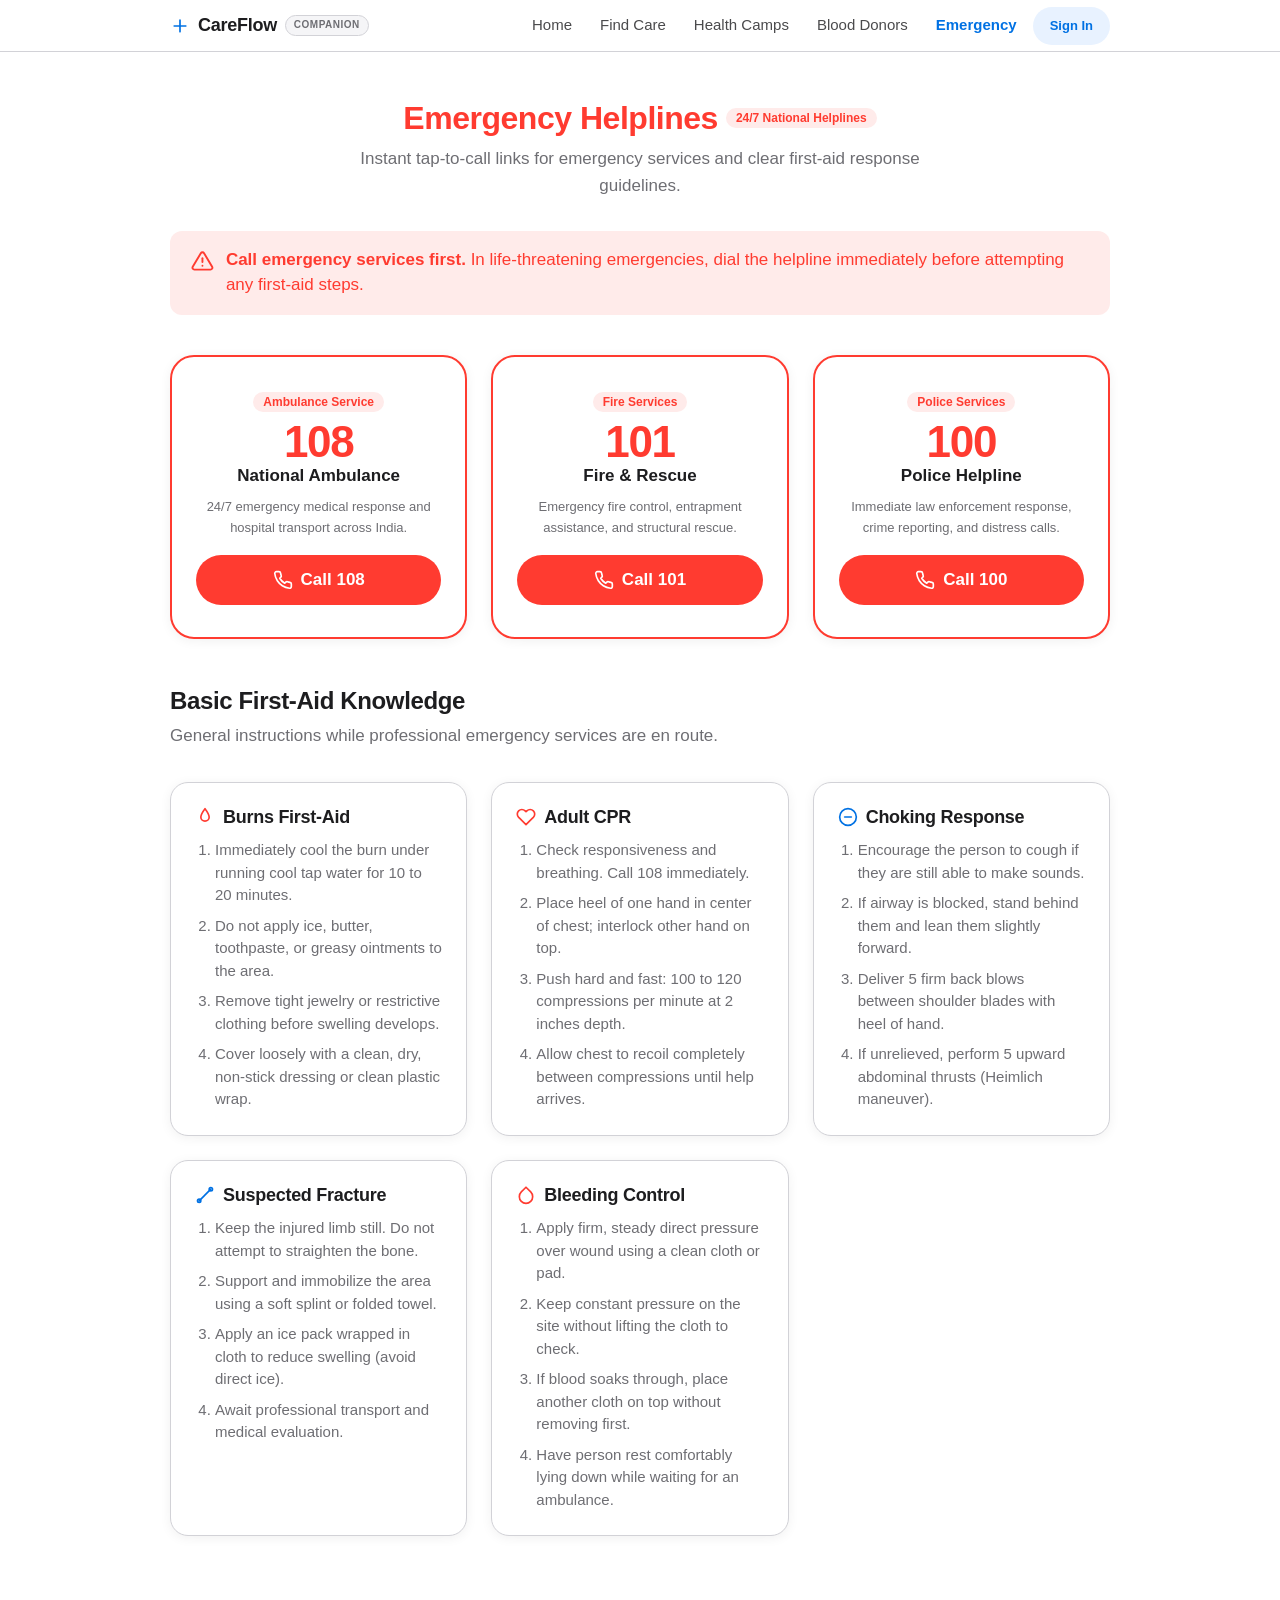
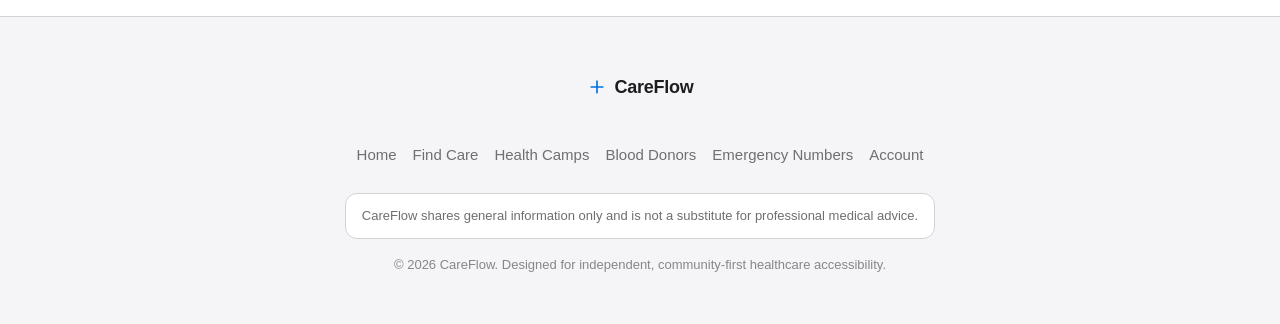
<file: emergency.html>
<!DOCTYPE html>
<html lang="en">
<head>
    <meta charset="UTF-8">
    <meta name="viewport" content="width=device-width, initial-scale=1.0">
    <meta name="color-scheme" content="light">
    <title>Emergency Helplines & First-Aid — CareFlow</title>
    <meta name="description" content="Instant access to national emergency assistance numbers and verified first-aid instructions.">
    <link rel="stylesheet" href="css/styles.css">
</head>
<body>

    <!-- Accessible skip link -->
    <a href="#main-content" class="skip-link">Skip to main content</a>

    <!-- Sticky Translucent Glass Navigation Bar -->
    <header class="navbar" role="banner">
        <div class="container nav-container">
            <a href="index.html" class="nav-brand" aria-label="CareFlow Home">
                <svg class="icon" viewBox="0 0 24 24" style="color: var(--color-accent);"><path d="M12 5v14M5 12h14"/></svg>
                <span>CareFlow</span>
                <span class="nav-brand-badge">Companion</span>
            </a>

            <!-- Mobile Hamburger Toggle (44x44px min tap target) -->
            <button class="nav-toggle" type="button" aria-label="Toggle navigation menu" aria-expanded="false" aria-controls="primary-nav">
                <span></span>
                <span></span>
                <span></span>
            </button>

            <!-- Navigation Links -->
            <nav id="primary-nav" aria-label="Primary Navigation">
                <ul class="nav-menu">
                    <li><a href="index.html" class="nav-link">Home</a></li>
                    <li><a href="find_care.html" class="nav-link">Find Care</a></li>
                    <li><a href="camps.html" class="nav-link">Health Camps</a></li>
                    <li><a href="blood_donors.html" class="nav-link">Blood Donors</a></li>
                    <li><a href="emergency.html" class="nav-link nav-link--emergency is-active">Emergency</a></li>
                    <li><a href="auth.html" class="btn btn-secondary btn-sm">Sign In</a></li>
                </ul>
            </nav>
        </div>
    </header>

    <main id="main-content">
        <section class="section" style="padding-top: var(--space-12);">
            <div class="container">
                
                <!-- Header -->
                <div class="section-header section-header--center">
                    <div style="display: flex; align-items: center; gap: var(--space-2); margin-bottom: var(--space-2);">
                        <h1 class="section-heading" style="color: var(--color-emergency); margin-bottom: 0;">Emergency Helplines</h1>
                        <span class="badge badge-emergency">24/7 National Helplines</span>
                    </div>
                    <p class="section-subheading">
                        Instant tap-to-call links for emergency services and clear first-aid response guidelines.
                    </p>
                </div>

                <!-- Mandatory Emergency Priority Notice -->
                <div class="alert alert-emergency" style="margin-bottom: var(--space-10); font-size: var(--font-size-body);" role="alert">
                    <svg class="icon icon-lg" viewBox="0 0 24 24"><path d="M10.29 3.86L1.82 18a2 2 0 0 0 1.71 3h16.94a2 2 0 0 0 1.71-3L13.71 3.86a2 2 0 0 0-3.42 0z"/><line x1="12" y1="9" x2="12" y2="13"/><line x1="12" y1="17" x2="12.01" y2="17"/></svg>
                    <div>
                        <strong>Call emergency services first.</strong> In life-threatening emergencies, dial the helpline immediately before attempting any first-aid steps.
                    </div>
                </div>

                <!-- 3 Tap-to-Call Emergency Helpline Cards -->
                <div class="emergency-grid">
                    
                    <!-- 108 Ambulance -->
                    <div class="emergency-phone-card">
                        <div>
                            <span class="badge badge-emergency" style="margin-bottom: var(--space-2);">Ambulance Service</span>
                            <div class="emergency-number">108</div>
                            <div style="font-size: var(--font-size-body); font-weight: 600;">National Ambulance</div>
                            <p style="font-size: var(--font-size-caption); color: var(--color-text-secondary); margin-top: var(--space-2);">
                                24/7 emergency medical response and hospital transport across India.
                            </p>
                        </div>
                        <a href="tel:108" class="btn btn-emergency btn-lg btn-full" aria-label="Call 108 Ambulance">
                            <svg class="icon" viewBox="0 0 24 24" style="color: #ffffff;"><path d="M22 16.92v3a2 2 0 0 1-2.18 2 19.79 19.79 0 0 1-8.63-3.07 19.5 19.5 0 0 1-6-6 19.79 19.79 0 0 1-3.07-8.67A2 2 0 0 1 4.11 2h3a2 2 0 0 1 2 1.72c.127.96.361 1.903.7 2.81a2 2 0 0 1-.45 2.11L8.09 9.91a16 16 0 0 0 6 6l1.27-1.27a2 2 0 0 1 2.11-.45c.907.339 1.85.573 2.81.7A2 2 0 0 1 22 16.92z"/></svg>
                            Call 108
                        </a>
                    </div>

                    <!-- 101 Fire -->
                    <div class="emergency-phone-card">
                        <div>
                            <span class="badge badge-emergency" style="margin-bottom: var(--space-2);">Fire Services</span>
                            <div class="emergency-number">101</div>
                            <div style="font-size: var(--font-size-body); font-weight: 600;">Fire & Rescue</div>
                            <p style="font-size: var(--font-size-caption); color: var(--color-text-secondary); margin-top: var(--space-2);">
                                Emergency fire control, entrapment assistance, and structural rescue.
                            </p>
                        </div>
                        <a href="tel:101" class="btn btn-emergency btn-lg btn-full" aria-label="Call 101 Fire">
                            <svg class="icon" viewBox="0 0 24 24" style="color: #ffffff;"><path d="M22 16.92v3a2 2 0 0 1-2.18 2 19.79 19.79 0 0 1-8.63-3.07 19.5 19.5 0 0 1-6-6 19.79 19.79 0 0 1-3.07-8.67A2 2 0 0 1 4.11 2h3a2 2 0 0 1 2 1.72c.127.96.361 1.903.7 2.81a2 2 0 0 1-.45 2.11L8.09 9.91a16 16 0 0 0 6 6l1.27-1.27a2 2 0 0 1 2.11-.45c.907.339 1.85.573 2.81.7A2 2 0 0 1 22 16.92z"/></svg>
                            Call 101
                        </a>
                    </div>

                    <!-- 100 Police -->
                    <div class="emergency-phone-card">
                        <div>
                            <span class="badge badge-emergency" style="margin-bottom: var(--space-2);">Police Services</span>
                            <div class="emergency-number">100</div>
                            <div style="font-size: var(--font-size-body); font-weight: 600;">Police Helpline</div>
                            <p style="font-size: var(--font-size-caption); color: var(--color-text-secondary); margin-top: var(--space-2);">
                                Immediate law enforcement response, crime reporting, and distress calls.
                            </p>
                        </div>
                        <a href="tel:100" class="btn btn-emergency btn-lg btn-full" aria-label="Call 100 Police">
                            <svg class="icon" viewBox="0 0 24 24" style="color: #ffffff;"><path d="M22 16.92v3a2 2 0 0 1-2.18 2 19.79 19.79 0 0 1-8.63-3.07 19.5 19.5 0 0 1-6-6 19.79 19.79 0 0 1-3.07-8.67A2 2 0 0 1 4.11 2h3a2 2 0 0 1 2 1.72c.127.96.361 1.903.7 2.81a2 2 0 0 1-.45 2.11L8.09 9.91a16 16 0 0 0 6 6l1.27-1.27a2 2 0 0 1 2.11-.45c.907.339 1.85.573 2.81.7A2 2 0 0 1 22 16.92z"/></svg>
                            Call 100
                        </a>
                    </div>

                </div>

                <!-- ============================================================
                     5 First-Aid Cards with Short Numbered Steps
                     ============================================================ -->
                <div style="margin-top: var(--space-12);">
                    <div class="section-header">
                        <h2 class="section-heading" style="font-size: 1.5rem;">Basic First-Aid Knowledge</h2>
                        <p class="section-subheading">General instructions while professional emergency services are en route.</p>
                    </div>

                    <div class="first-aid-grid">
                        
                        <!-- 1. Burns -->
                        <div class="first-aid-card">
                            <h4>
                                <svg class="icon" viewBox="0 0 24 24" style="color: var(--color-emergency);"><path d="M12 2c3 4 5 7 5 10a5 5 0 0 1-10 0c0-3 2-6 5-10z"/></svg>
                                Burns First-Aid
                            </h4>
                            <ol class="first-aid-steps">
                                <li>Immediately cool the burn under running cool tap water for 10 to 20 minutes.</li>
                                <li>Do not apply ice, butter, toothpaste, or greasy ointments to the area.</li>
                                <li>Remove tight jewelry or restrictive clothing before swelling develops.</li>
                                <li>Cover loosely with a clean, dry, non-stick dressing or clean plastic wrap.</li>
                            </ol>
                        </div>

                        <!-- 2. CPR -->
                        <div class="first-aid-card">
                            <h4>
                                <svg class="icon" viewBox="0 0 24 24" style="color: var(--color-emergency);"><path d="M20.84 4.61a5.5 5.5 0 0 0-7.78 0L12 5.67l-1.06-1.06a5.5 5.5 0 0 0-7.78 7.78l1.06 1.06L12 21.23l7.78-7.78 1.06-1.06a5.5 5.5 0 0 0 0-7.78z"/></svg>
                                Adult CPR
                            </h4>
                            <ol class="first-aid-steps">
                                <li>Check responsiveness and breathing. Call 108 immediately.</li>
                                <li>Place heel of one hand in center of chest; interlock other hand on top.</li>
                                <li>Push hard and fast: 100 to 120 compressions per minute at 2 inches depth.</li>
                                <li>Allow chest to recoil completely between compressions until help arrives.</li>
                            </ol>
                        </div>

                        <!-- 3. Choking -->
                        <div class="first-aid-card">
                            <h4>
                                <svg class="icon" viewBox="0 0 24 24" style="color: var(--color-accent);"><circle cx="12" cy="12" r="10"/><path d="M8 12h8"/></svg>
                                Choking Response
                            </h4>
                            <ol class="first-aid-steps">
                                <li>Encourage the person to cough if they are still able to make sounds.</li>
                                <li>If airway is blocked, stand behind them and lean them slightly forward.</li>
                                <li>Deliver 5 firm back blows between shoulder blades with heel of hand.</li>
                                <li>If unrelieved, perform 5 upward abdominal thrusts (Heimlich maneuver).</li>
                            </ol>
                        </div>

                        <!-- 4. Fracture -->
                        <div class="first-aid-card">
                            <h4>
                                <svg class="icon" viewBox="0 0 24 24" style="color: var(--color-accent);"><line x1="5" y1="19" x2="19" y2="5"/><circle cx="5" cy="19" r="2"/><circle cx="19" cy="5" r="2"/></svg>
                                Suspected Fracture
                            </h4>
                            <ol class="first-aid-steps">
                                <li>Keep the injured limb still. Do not attempt to straighten the bone.</li>
                                <li>Support and immobilize the area using a soft splint or folded towel.</li>
                                <li>Apply an ice pack wrapped in cloth to reduce swelling (avoid direct ice).</li>
                                <li>Await professional transport and medical evaluation.</li>
                            </ol>
                        </div>

                        <!-- 5. Bleeding -->
                        <div class="first-aid-card">
                            <h4>
                                <svg class="icon" viewBox="0 0 24 24" style="color: var(--color-emergency);"><path d="M12 2.69l5.66 5.66a8 8 0 1 1-11.31 0z"/></svg>
                                Bleeding Control
                            </h4>
                            <ol class="first-aid-steps">
                                <li>Apply firm, steady direct pressure over wound using a clean cloth or pad.</li>
                                <li>Keep constant pressure on the site without lifting the cloth to check.</li>
                                <li>If blood soaks through, place another cloth on top without removing first.</li>
                                <li>Have person rest comfortably lying down while waiting for an ambulance.</li>
                            </ol>
                        </div>

                    </div>
                </div>

            </div>
        </section>
    </main>

    <!-- Master Footer -->
    <footer class="footer" role="contentinfo">
        <div class="container footer-content">
            <a href="index.html" class="nav-brand" style="margin-bottom: var(--space-2);">
                <svg class="icon" viewBox="0 0 24 24" style="color: var(--color-accent);"><path d="M12 5v14M5 12h14"/></svg>
                <span>CareFlow</span>
            </a>

            <ul class="footer-nav" aria-label="Footer Navigation">
                <li><a href="index.html">Home</a></li>
                <li><a href="find_care.html">Find Care</a></li>
                <li><a href="camps.html">Health Camps</a></li>
                <li><a href="blood_donors.html">Blood Donors</a></li>
                <li><a href="emergency.html">Emergency Numbers</a></li>
                <li><a href="auth.html">Account</a></li>
            </ul>

            <!-- Required Medical Disclaimer -->
            <p class="footer-disclaimer">
                CareFlow shares general information only and is not a substitute for professional medical advice.
            </p>

            <p class="footer-copy">
                &copy; 2026 CareFlow. Designed for independent, community-first healthcare accessibility.
            </p>
        </div>
    </footer>

    <!-- Scripts -->
    <script src="js/main.js"></script>
</body>
</html>
</file>
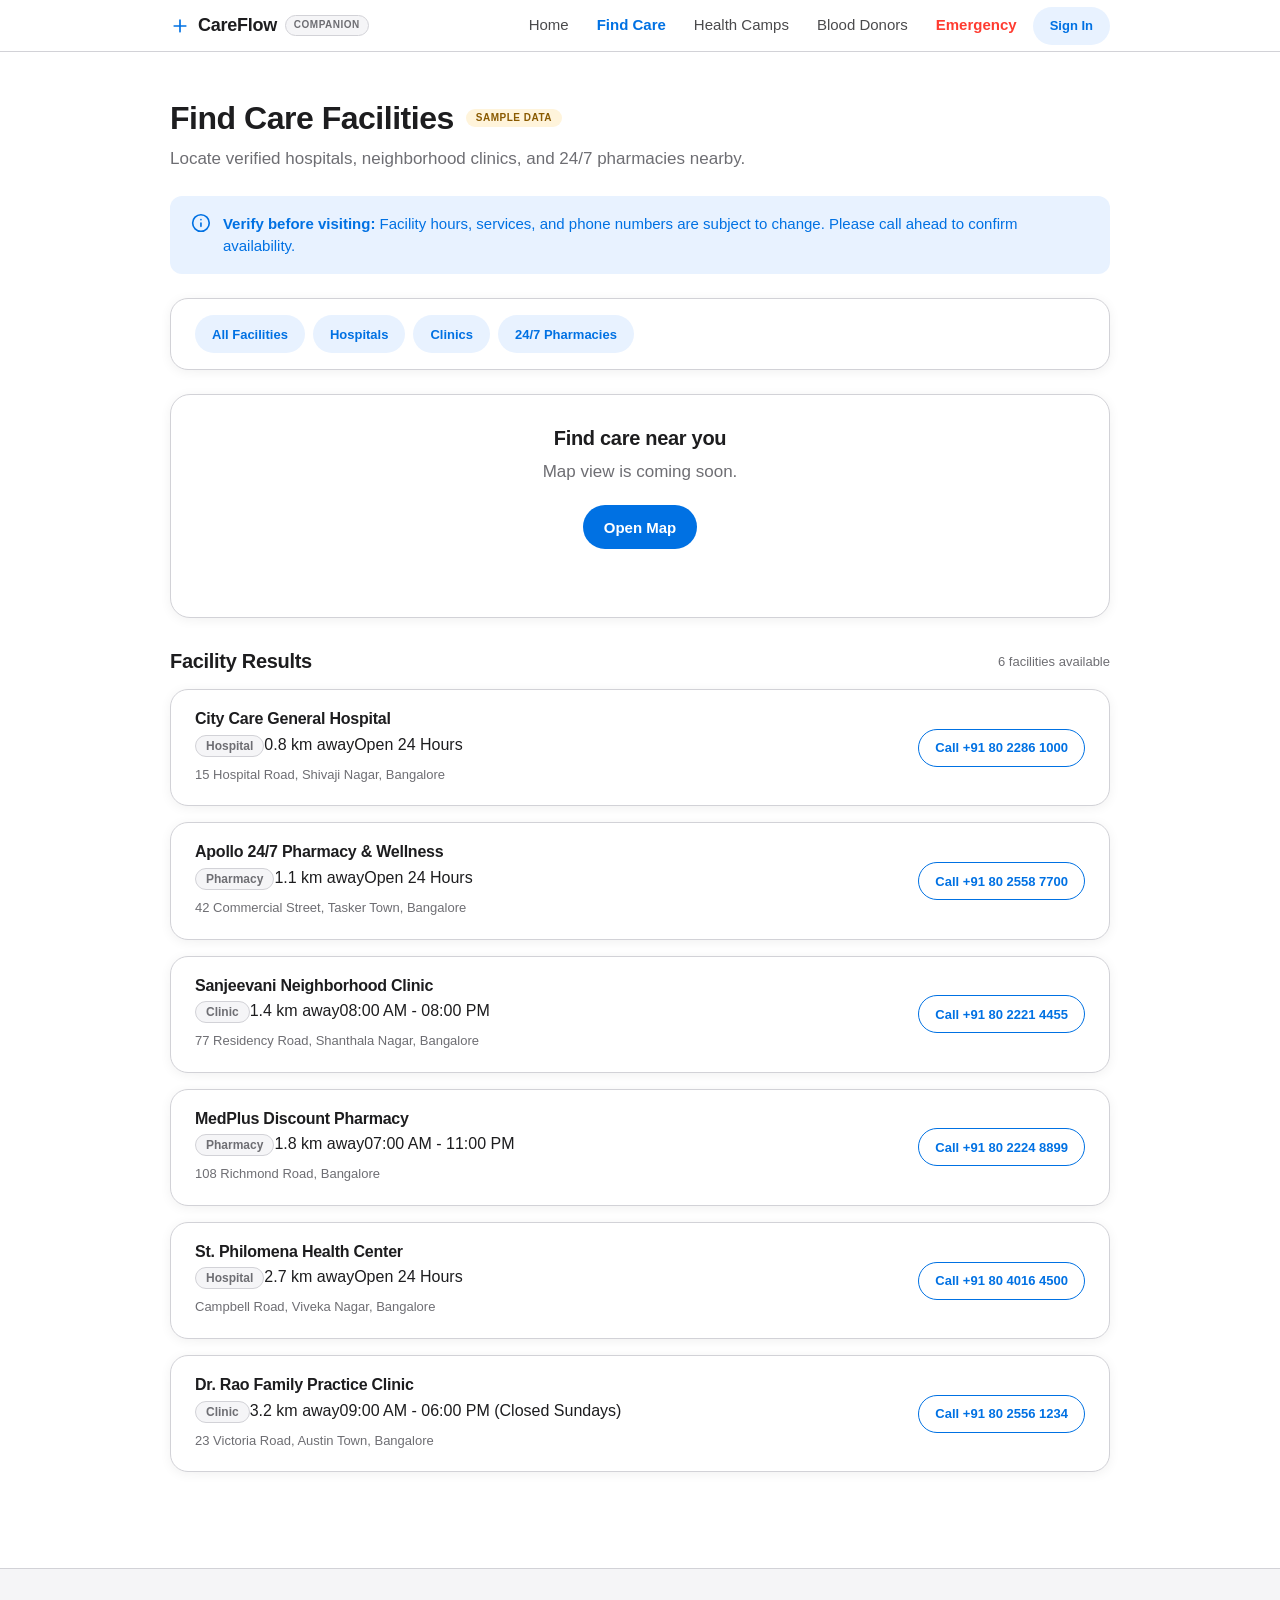
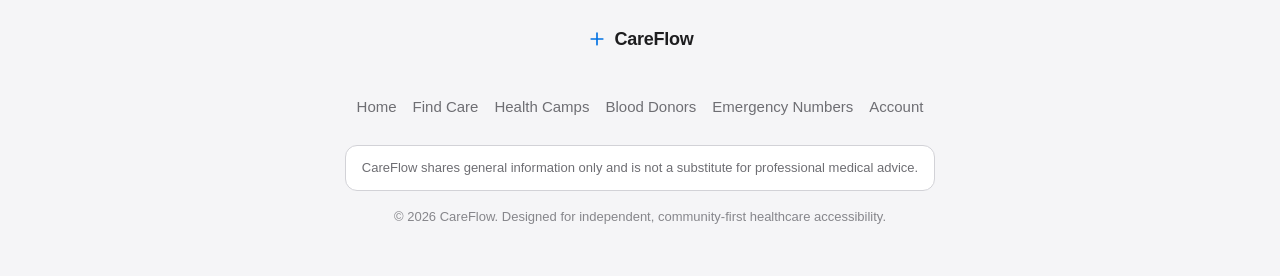
<file: find_care.html>
<!DOCTYPE html>
<html lang="en">
<head>
    <meta charset="UTF-8">
    <meta name="viewport" content="width=device-width, initial-scale=1.0">
    <meta name="color-scheme" content="light">
    <title>Find Care Facilities — CareFlow</title>
    <meta name="description" content="Discover nearby hospitals, neighborhood clinics, and 24/7 pharmacies.">
    <link rel="stylesheet" href="css/styles.css">
</head>
<body>

    <!-- Accessible skip link -->
    <a href="#main-content" class="skip-link">Skip to main content</a>

    <!-- Sticky Translucent Glass Navigation Bar -->
    <header class="navbar" role="banner">
        <div class="container nav-container">
            <a href="index.html" class="nav-brand" aria-label="CareFlow Home">
                <svg class="icon" viewBox="0 0 24 24" style="color: var(--color-accent);"><path d="M12 5v14M5 12h14"/></svg>
                <span>CareFlow</span>
                <span class="nav-brand-badge">Companion</span>
            </a>

            <!-- Mobile Hamburger Toggle (44x44px min tap target) -->
            <button class="nav-toggle" type="button" aria-label="Toggle navigation menu" aria-expanded="false" aria-controls="primary-nav">
                <span></span>
                <span></span>
                <span></span>
            </button>

            <!-- Navigation Links -->
            <nav id="primary-nav" aria-label="Primary Navigation">
                <ul class="nav-menu">
                    <li><a href="index.html" class="nav-link">Home</a></li>
                    <li><a href="find_care.html" class="nav-link is-active">Find Care</a></li>
                    <li><a href="camps.html" class="nav-link">Health Camps</a></li>
                    <li><a href="blood_donors.html" class="nav-link">Blood Donors</a></li>
                    <li><a href="emergency.html" class="nav-link nav-link--emergency">Emergency</a></li>
                    <li><a href="auth.html" class="btn btn-secondary btn-sm">Sign In</a></li>
                </ul>
            </nav>
        </div>
    </header>

    <main id="main-content">
        <section class="section" style="padding-top: var(--space-12);">
            <div class="container">
                
                <!-- Header -->
                <div class="section-header" style="margin-bottom: var(--space-6);">
                    <div style="display: flex; align-items: center; gap: var(--space-3); margin-bottom: var(--space-2);">
                        <h1 class="section-heading" style="margin-bottom: 0;">Find Care Facilities</h1>
                        <span class="badge badge-sample">Sample Data</span>
                    </div>
                    <p class="section-subheading">
                        Locate verified hospitals, neighborhood clinics, and 24/7 pharmacies nearby.
                    </p>
                </div>

                <!-- Mandatory Advisory Notice -->
                <div class="alert alert-info" style="margin-bottom: var(--space-6);" role="note">
                    <svg class="icon" viewBox="0 0 24 24"><circle cx="12" cy="12" r="10"/><line x1="12" y1="16" x2="12" y2="12"/><line x1="12" y1="8" x2="12.01" y2="8"/></svg>
                    <div>
                        <strong>Verify before visiting:</strong> Facility hours, services, and phone numbers are subject to change. Please call ahead to confirm availability.
                    </div>
                </div>

                <!-- Filter Toolbar -->
                <div class="filter-toolbar">
                    <div style="display: flex; gap: var(--space-2); flex-wrap: wrap;">
                        <button type="button" class="btn btn-secondary btn-sm type-filter-btn is-active" data-type="all">All Facilities</button>
                        <button type="button" class="btn btn-secondary btn-sm type-filter-btn" data-type="hospital">Hospitals</button>
                        <button type="button" class="btn btn-secondary btn-sm type-filter-btn" data-type="clinic">Clinics</button>
                        <button type="button" class="btn btn-secondary btn-sm type-filter-btn" data-type="pharmacy">24/7 Pharmacies</button>
                    </div>
                </div>

                <!-- Map Placeholder Card -->
                <div class="care-map-card">
                    <h2 class="card-title" style="margin-bottom: var(--space-2);">Find care near you</h2>
                    <p style="margin-bottom: var(--space-5); color: var(--color-text-secondary);">Map view is coming soon.</p>
                    <!-- TODO(map): connect the real map here; the button id is open-map-btn -->
                    <button type="button" id="open-map-btn" class="btn btn-primary">Open Map</button>
                    <div id="map-notice" style="margin-top: var(--space-3); font-size: var(--font-size-body-sm); color: var(--color-text-secondary); min-height: 24px;" aria-live="polite"></div>
                </div>

                <!-- Directory Results List -->
                <div>
                    <div style="display: flex; justify-content: space-between; align-items: center; margin-bottom: var(--space-4);">
                        <h2 style="font-size: 1.25rem;">Facility Results</h2>
                        <span id="results-count" style="font-size: var(--font-size-caption); color: var(--color-text-secondary);">Loading facilities...</span>
                    </div>

                    <div id="places-results-list" class="results-list">
                        <!-- Populated dynamically via inline script -->
                    </div>
                </div>

            </div>
        </section>
    </main>

    <!-- Master Footer -->
    <footer class="footer" role="contentinfo">
        <div class="container footer-content">
            <a href="index.html" class="nav-brand" style="margin-bottom: var(--space-2);">
                <svg class="icon" viewBox="0 0 24 24" style="color: var(--color-accent);"><path d="M12 5v14M5 12h14"/></svg>
                <span>CareFlow</span>
            </a>

            <ul class="footer-nav" aria-label="Footer Navigation">
                <li><a href="index.html">Home</a></li>
                <li><a href="find_care.html">Find Care</a></li>
                <li><a href="camps.html">Health Camps</a></li>
                <li><a href="blood_donors.html">Blood Donors</a></li>
                <li><a href="emergency.html">Emergency Numbers</a></li>
                <li><a href="auth.html">Account</a></li>
            </ul>

            <!-- Required Medical Disclaimer -->
            <p class="footer-disclaimer">
                CareFlow shares general information only and is not a substitute for professional medical advice.
            </p>

            <p class="footer-copy">
                &copy; 2026 CareFlow. Designed for independent, community-first healthcare accessibility.
            </p>
        </div>
    </footer>

    <!-- Scripts -->
    <script src="js/sample-data.js"></script>
    <script src="js/main.js"></script>
    <script>
        document.addEventListener('DOMContentLoaded', function () {
            // 1. "Open Map" button friendly feedback
            var openMapBtn = document.getElementById('open-map-btn');
            var mapNotice = document.getElementById('map-notice');
            var noticeTimer = null;

            if (openMapBtn && mapNotice) {
                openMapBtn.addEventListener('click', function () {
                    if (noticeTimer) {
                        clearTimeout(noticeTimer);
                    }
                    mapNotice.textContent = 'Map feature is not connected yet.';
                    noticeTimer = setTimeout(function () {
                        mapNotice.textContent = '';
                    }, 4000);
                });
            }

            // 2. Filter controls and Places results rendering
            var currentFilterType = 'all';
            var places = (window.CareFlowData && window.CareFlowData.places) ? window.CareFlowData.places : [];
            var resultsContainer = document.getElementById('places-results-list');
            var countEl = document.getElementById('results-count');
            var filterBtns = document.querySelectorAll('.type-filter-btn');

            function renderPlaces() {
                var filtered = places.filter(function (place) {
                    return (currentFilterType === 'all') || (place.type === currentFilterType);
                });

                if (countEl) {
                    countEl.textContent = filtered.length + ' facilities available';
                }

                if (!resultsContainer) return;
                resultsContainer.innerHTML = '';

                if (filtered.length === 0) {
                    var emptyCard = document.createElement('div');
                    emptyCard.className = 'card card--static';
                    emptyCard.style.textAlign = 'center';
                    emptyCard.style.padding = 'var(--space-8)';
                    emptyCard.innerHTML = '<p>No healthcare facilities found matching the selected filter.</p>' +
                        '<p style="font-size: var(--font-size-caption); color: var(--color-text-secondary); margin-top: var(--space-2);">' +
                        'Try selecting "All Facilities".</p>';
                    resultsContainer.appendChild(emptyCard);
                    return;
                }

                filtered.forEach(function (place) {
                    var card = document.createElement('div');
                    card.className = 'place-card';

                    var typeLabel = place.type.charAt(0).toUpperCase() + place.type.slice(1);

                    card.innerHTML = '' +
                        '<div class="place-info">' +
                        '<h4>' + CareFlow.escapeHTML(place.name) + '</h4>' +
                        '<div class="place-meta" style="margin-top: var(--space-1);">' +
                        '<span class="badge badge-source">' + typeLabel + '</span>' +
                        '<span>' + place.distanceKm + ' km away</span>' +
                        '<span>' + CareFlow.escapeHTML(place.openHours) + '</span>' +
                        '</div>' +
                        '<p style="font-size: var(--font-size-caption); color: var(--color-text-secondary); margin-top: var(--space-2);">' +
                        CareFlow.escapeHTML(place.address) +
                        '</p>' +
                        '</div>' +
                        '<div>' +
                        '<a href="tel:' + CareFlow.escapeHTML(place.phone) + '" class="btn btn-outline btn-sm">' +
                        'Call ' + CareFlow.escapeHTML(place.phone) +
                        '</a>' +
                        '</div>';
                    resultsContainer.appendChild(card);
                });
            }

            filterBtns.forEach(function (btn) {
                btn.addEventListener('click', function () {
                    filterBtns.forEach(function (b) { b.classList.remove('is-active'); });
                    btn.classList.add('is-active');
                    currentFilterType = btn.getAttribute('data-type');
                    renderPlaces();
                });
            });

            renderPlaces();
        });
    </script>
</body>
</html>
</file>
<file: css/styles.css>
/**
 * CareFlow — Complete Design System & Page Styles (styles.css)
 * Exact Apple-inspired light colour system.
 * Zero gradients, zero neon, zero purple. Forced light theme everywhere.
 */

:root {
    /* ----------------------------------------------------------------------
       Exact Backgrounds & Text
       ---------------------------------------------------------------------- */
    --color-bg: #FFFFFF;
    --color-bg-alt: #F5F5F7;
    --color-card: #FFFFFF;
    --color-border: #D2D2D7;
    --color-text-primary: #1D1D1F;
    --color-text-secondary: #6E6E73;
    --color-text-tertiary: #86868B;

    /* ----------------------------------------------------------------------
       Accent (Buttons, Links, Active Nav, Focus)
       ---------------------------------------------------------------------- */
    --color-accent: #0071E3;
    --color-accent-hover: #0077ED;
    --color-accent-pressed: #0058B0;
    --color-accent-tint: #E8F2FF;
    --color-accent-tint-hover: #D6E8FF;

    /* ----------------------------------------------------------------------
       Status Colours (Only for their intended meaning)
       ---------------------------------------------------------------------- */
    --color-verified: #248A3D;
    --color-verified-tint: #E9F8EE;

    --color-emergency: #FF3B30;
    --color-emergency-hover: #E0352B;
    --color-emergency-pressed: #C42B22;
    --color-emergency-tint: #FFEBEA;

    --color-warning: #8A5A00;
    --color-warning-tint: #FFF4DB;
    --color-error-text: #D70015;

    /* ----------------------------------------------------------------------
       Module Specific Icon & Tint Tokens (48px rounded squares)
       ---------------------------------------------------------------------- */
    --module-findcare-icon: #0071E3;
    --module-findcare-bg: #E8F2FF;

    --module-camps-icon: #248A3D;
    --module-camps-bg: #E9F8EE;

    --module-donors-icon: #C93400;
    --module-donors-bg: #FFF0E5;

    /* ----------------------------------------------------------------------
       Tabs Track
       ---------------------------------------------------------------------- */
    --track-bg: #E8E8ED;

    /* Typography */
    --font-system: -apple-system, BlinkMacSystemFont, "SF Pro Text", "Segoe UI", Roboto, Helvetica, Arial, sans-serif;
    --font-size-hero: clamp(2.5rem, 6vw, 4rem);
    --font-size-h1: clamp(2rem, 4.5vw, 2.75rem);
    --font-size-h2: clamp(1.5rem, 3vw, 2rem);
    --font-size-body: 1.0625rem;           /* 17px */
    --font-size-body-sm: 0.9375rem;        /* 15px */
    --font-size-caption: 0.8125rem;        /* 13px */
    --font-size-badge: 0.75rem;            /* 12px */

    /* Spacing Grid (8px based) */
    --space-1: 4px;
    --space-2: 8px;
    --space-3: 12px;
    --space-4: 16px;
    --space-5: 20px;
    --space-6: 24px;
    --space-8: 32px;
    --space-10: 40px;
    --space-12: 48px;
    --space-16: 64px;
    --space-20: 80px;
    --space-30: 120px;

    /* Layout Dimensions */
    --max-content-width: 980px;
    --navbar-height: 52px;

    /* Radii */
    --radius-sm: 8px;
    --radius-md: 12px;
    --radius-lg: 18px;
    --radius-xl: 24px;
    --radius-pill: 9999px;

    /* Shadows */
    --shadow-card: 0 2px 12px rgba(0, 0, 0, 0.06);
    --shadow-hover: 0 8px 24px rgba(0, 0, 0, 0.10);
    --shadow-dialog: 0 24px 60px rgba(0, 0, 0, 0.18);
    --shadow-tab: 0 1px 4px rgba(0, 0, 0, 0.08);

    /* Transitions */
    --transition-fast: 150ms ease;
    --transition-base: 200ms ease;

    /* Focus Ring */
    --focus-ring: 0 0 0 4px rgba(0, 113, 227, 0.25);
}

/* --------------------------------------------------------------------------
   Accessible Reset & Global Defaults
   -------------------------------------------------------------------------- */
*, *::before, *::after {
    box-sizing: border-box;
    margin: 0;
    padding: 0;
}

html {
    font-size: 16px;
    scroll-behavior: smooth;
    -webkit-text-size-adjust: 100%;
    color-scheme: light;
}

body {
    font-family: var(--font-system);
    background-color: var(--color-bg);
    color: var(--color-text-primary);
    line-height: 1.47;
    min-height: 100vh;
    display: flex;
    flex-direction: column;
    -webkit-font-smoothing: antialiased;
}

main {
    flex: 1 0 auto;
}

/* Focus ring on every interactive element */
:focus-visible {
    outline: none;
    box-shadow: var(--focus-ring);
}

.skip-link {
    position: absolute;
    top: -60px;
    left: var(--space-4);
    background-color: var(--color-accent);
    color: #FFFFFF;
    padding: var(--space-3) var(--space-5);
    border-radius: var(--radius-pill);
    font-weight: 600;
    text-decoration: none;
    z-index: 9999;
    transition: top var(--transition-fast);
}
.skip-link:focus {
    top: var(--space-4);
}

/* --------------------------------------------------------------------------
   Typography
   -------------------------------------------------------------------------- */
h1, h2, h3, h4, h5, h6 {
    color: var(--color-text-primary);
    font-weight: 600;
    letter-spacing: -0.015em;
    line-height: 1.15;
}

.hero-heading {
    font-size: var(--font-size-hero);
    font-weight: 600;
    letter-spacing: -0.02em;
    line-height: 1.08;
    margin-bottom: var(--space-4);
}

.section-heading {
    font-size: var(--font-size-h2);
    font-weight: 600;
    letter-spacing: -0.015em;
    margin-bottom: var(--space-2);
}

.section-subheading {
    font-size: var(--font-size-body);
    color: var(--color-text-secondary);
    line-height: 1.6;
    max-width: 640px;
}

p {
    font-size: var(--font-size-body);
    color: var(--color-text-secondary);
    line-height: 1.6;
}

a {
    color: var(--color-accent);
    text-decoration: none;
    transition: color var(--transition-fast);
}
a:hover {
    color: var(--color-accent-hover);
    text-decoration: underline;
}

/* Inline SVG Icon Helper */
.icon {
    width: 20px;
    height: 20px;
    stroke: currentColor;
    stroke-width: 2;
    stroke-linecap: round;
    stroke-linejoin: round;
    fill: none;
    vertical-align: -3px;
    display: inline-block;
}
.icon-lg {
    width: 26px;
    height: 26px;
    vertical-align: middle;
}

/* --------------------------------------------------------------------------
   Layout Containers & 12-Column Grid
   -------------------------------------------------------------------------- */
.container {
    max-width: var(--max-content-width);
    margin: 0 auto;
    padding: 0 var(--space-5);
    width: 100%;
}

.section {
    padding-top: var(--space-20);
    padding-bottom: var(--space-20);
}

.section--alt {
    background-color: var(--color-bg-alt);
}

.section--hero {
    background-color: var(--color-bg-alt);
    padding-top: var(--space-20);
    padding-bottom: var(--space-16);
    text-align: center;
}

.section-header {
    margin-bottom: var(--space-8);
}

.section-header--center {
    text-align: center;
    display: flex;
    flex-direction: column;
    align-items: center;
}

.grid-12 {
    display: grid;
    grid-template-columns: repeat(12, 1fr);
    gap: var(--space-6);
}

.col-12 { grid-column: span 12; }
.col-8  { grid-column: span 8; }
.col-6  { grid-column: span 6; }
.col-4  { grid-column: span 4; }
.col-3  { grid-column: span 3; }

/* --------------------------------------------------------------------------
   Sticky Translucent Navigation Bar
   -------------------------------------------------------------------------- */
.navbar {
    position: sticky;
    top: 0;
    z-index: 1000;
    height: var(--navbar-height);
    background-color: rgba(255, 255, 255, 0.8);
    backdrop-filter: blur(20px);
    -webkit-backdrop-filter: blur(20px);
    border-bottom: 1px solid var(--color-border);
    display: flex;
    align-items: center;
}

.nav-container {
    display: flex;
    justify-content: space-between;
    align-items: center;
    width: 100%;
}

.nav-brand {
    font-size: 1.125rem;
    font-weight: 600;
    color: var(--color-text-primary);
    text-decoration: none !important;
    display: inline-flex;
    align-items: center;
    gap: var(--space-2);
    min-height: 44px;
    letter-spacing: -0.015em;
}

.nav-brand-badge {
    font-size: 10px;
    font-weight: 600;
    color: var(--color-text-secondary);
    background-color: var(--color-bg-alt);
    border: 1px solid var(--color-border);
    padding: 2px 8px;
    border-radius: var(--radius-pill);
    text-transform: uppercase;
    letter-spacing: 0.5px;
}

.nav-menu {
    display: flex;
    align-items: center;
    gap: var(--space-1);
    list-style: none;
}

/* Nav links: #1D1D1F at 80% opacity; hover full opacity; active in #0071E3 */
.nav-link {
    font-size: var(--font-size-body-sm);
    color: rgba(29, 29, 31, 0.8);
    text-decoration: none !important;
    padding: var(--space-2) var(--space-3);
    border-radius: var(--radius-pill);
    min-height: 44px;
    display: inline-flex;
    align-items: center;
    transition: color var(--transition-fast), background-color var(--transition-fast);
}

.nav-link:hover {
    color: #1D1D1F;
    background-color: var(--color-bg-alt);
}

.nav-link.is-active {
    color: var(--color-accent) !important;
    font-weight: 600;
}

.nav-link--emergency {
    color: var(--color-emergency) !important;
    font-weight: 600;
}
.nav-link--emergency:hover {
    background-color: var(--color-emergency-tint) !important;
}

.nav-toggle {
    display: none;
    background: transparent;
    border: none;
    cursor: pointer;
    width: 44px;
    height: 44px;
    padding: 10px;
    flex-direction: column;
    justify-content: center;
    align-items: center;
    gap: 5px;
    border-radius: var(--radius-sm);
}

.nav-toggle span {
    display: block;
    width: 20px;
    height: 1.5px;
    background-color: var(--color-text-primary);
    border-radius: 1px;
    transition: transform var(--transition-base), opacity var(--transition-base);
}

.nav-toggle[aria-expanded="true"] span:nth-child(1) {
    transform: translateY(6.5px) rotate(45deg);
}
.nav-toggle[aria-expanded="true"] span:nth-child(2) {
    opacity: 0;
}
.nav-toggle[aria-expanded="true"] span:nth-child(3) {
    transform: translateY(-6.5px) rotate(-45deg);
}

/* --------------------------------------------------------------------------
   Buttons (Pill-shaped, 44px min tap target)
   -------------------------------------------------------------------------- */
.btn {
    display: inline-flex;
    align-items: center;
    justify-content: center;
    gap: var(--space-2);
    min-height: 44px;
    min-width: 44px;
    padding: 0 var(--space-5);
    font-size: var(--font-size-body-sm);
    font-weight: 600;
    font-family: inherit;
    text-decoration: none !important;
    border-radius: var(--radius-pill);
    border: 1px solid transparent;
    cursor: pointer;
    line-height: 1;
    white-space: nowrap;
    transition: background-color var(--transition-fast), transform var(--transition-fast), box-shadow var(--transition-fast);
}

/* Primary buttons: blue background, white text, pill shape; hover translateY(-1px); pressed pressed-blue */
.btn-primary {
    background-color: var(--color-accent);
    color: #FFFFFF !important;
}
.btn-primary:hover {
    background-color: var(--color-accent-hover);
    transform: translateY(-1px);
}
.btn-primary:active {
    background-color: var(--color-accent-pressed);
    transform: translateY(0);
}

/* Secondary buttons: #E8F2FF background, #0071E3 text; hover #D6E8FF */
.btn-secondary {
    background-color: var(--color-accent-tint);
    color: var(--color-accent) !important;
}
.btn-secondary:hover {
    background-color: var(--color-accent-tint-hover);
}

.btn-outline {
    background-color: transparent;
    color: var(--color-accent);
    border-color: var(--color-accent);
}
.btn-outline:hover {
    background-color: var(--color-accent-tint);
}

/* Emergency buttons: red #FF3B30, hover #E0352B, pressed #C42B22 */
.btn-emergency {
    background-color: var(--color-emergency);
    color: #FFFFFF !important;
}
.btn-emergency:hover {
    background-color: var(--color-emergency-hover);
    transform: translateY(-1px);
}
.btn-emergency:active {
    background-color: var(--color-emergency-pressed);
    transform: translateY(0);
}

.btn-sm {
    min-height: 38px;
    padding: 0 var(--space-4);
    font-size: var(--font-size-caption);
}

.btn-lg {
    min-height: 50px;
    padding: 0 var(--space-8);
    font-size: var(--font-size-body);
}

.btn-full {
    width: 100%;
}

/* --------------------------------------------------------------------------
   Cards (Border 1px #D2D2D7, shadow 0 2px 12px; hover lift translateY(-4px), 200ms ease)
   -------------------------------------------------------------------------- */
.card {
    background-color: var(--color-card);
    border: 1px solid var(--color-border);
    border-radius: var(--radius-xl);
    padding: var(--space-8);
    box-shadow: var(--shadow-card);
    display: flex;
    flex-direction: column;
    justify-content: space-between;
    transition: transform var(--transition-base), box-shadow var(--transition-base);
}

.card:hover {
    transform: translateY(-4px);
    box-shadow: var(--shadow-hover);
}

.card--static:hover {
    transform: none;
    box-shadow: var(--shadow-card);
}

.card-header {
    display: flex;
    justify-content: space-between;
    align-items: flex-start;
    gap: var(--space-3);
    margin-bottom: var(--space-3);
}

.card-title {
    font-size: 1.25rem;
    font-weight: 600;
    color: var(--color-text-primary);
}

.card-description {
    font-size: var(--font-size-body-sm);
    color: var(--color-text-secondary);
    line-height: 1.6;
    margin-bottom: var(--space-5);
    flex-grow: 1;
}

.card-footer {
    display: flex;
    align-items: center;
    gap: var(--space-3);
    margin-top: auto;
    padding-top: var(--space-4);
    border-top: 1px solid var(--color-border);
}

/* Module Icon in a 48px rounded square */
.module-icon-wrap {
    width: 48px;
    height: 48px;
    border-radius: var(--radius-md);
    display: flex;
    align-items: center;
    justify-content: center;
    margin-bottom: var(--space-4);
}
.module-icon-wrap--findcare {
    background-color: var(--module-findcare-bg);
    color: var(--module-findcare-icon);
}
.module-icon-wrap--camps {
    background-color: var(--module-camps-bg);
    color: var(--module-camps-icon);
}
.module-icon-wrap--donors {
    background-color: var(--module-donors-bg);
    color: var(--module-donors-icon);
}

/* --------------------------------------------------------------------------
   Badges (Verified Green, Source, Sample Data)
   -------------------------------------------------------------------------- */
.badge {
    display: inline-flex;
    align-items: center;
    gap: 4px;
    padding: 4px 10px;
    font-size: var(--font-size-badge);
    font-weight: 600;
    border-radius: var(--radius-pill);
    line-height: 1;
    white-space: nowrap;
}

/* Verified: text #248A3D on tint #E9F8EE */
.badge-verified {
    background-color: var(--color-verified-tint);
    color: var(--color-verified);
}

.badge-source {
    background-color: var(--color-bg-alt);
    color: var(--color-text-secondary);
    border: 1px solid var(--color-border);
}

/* Warning notices: text #8A5A00 on tint #FFF4DB */
.badge-sample {
    background-color: var(--color-warning-tint);
    color: var(--color-warning);
    text-transform: uppercase;
    letter-spacing: 0.5px;
    font-size: 10px;
    font-weight: 700;
}

.badge-emergency {
    background-color: var(--color-emergency-tint);
    color: var(--color-emergency);
}

/* --------------------------------------------------------------------------
   Tabs and Toggles (Selected segment white with soft shadow on #E8E8ED track)
   -------------------------------------------------------------------------- */
.segmented-control {
    display: inline-flex;
    background-color: var(--track-bg);
    padding: 3px;
    border-radius: var(--radius-pill);
    gap: 2px;
}

.segmented-button {
    padding: var(--space-2) var(--space-5);
    font-size: var(--font-size-body-sm);
    font-weight: 500;
    font-family: inherit;
    color: var(--color-text-secondary);
    background: transparent;
    border: none;
    border-radius: var(--radius-pill);
    cursor: pointer;
    min-height: 38px;
    display: inline-flex;
    align-items: center;
    justify-content: center;
    transition: all var(--transition-fast);
}

.segmented-button.is-active {
    background-color: #FFFFFF;
    color: var(--color-text-primary);
    font-weight: 600;
    box-shadow: var(--shadow-tab);
}

/* --------------------------------------------------------------------------
   Form Inputs (White bg, 1px #D2D2D7, radius 12px; focus border #0071E3 + ring; error #FF3B30)
   -------------------------------------------------------------------------- */
.form-stack {
    display: flex;
    flex-direction: column;
    gap: var(--space-5);
    max-width: 540px;
    margin: 0 auto;
}

.form-group {
    display: flex;
    flex-direction: column;
    gap: var(--space-2);
    text-align: left;
}

.form-label {
    font-size: var(--font-size-body-sm);
    font-weight: 600;
    color: var(--color-text-primary);
}

.form-input,
.form-select,
.form-textarea {
    width: 100%;
    min-height: 44px;
    padding: var(--space-3) var(--space-4);
    font-size: var(--font-size-body);
    font-family: inherit;
    color: var(--color-text-primary);
    background-color: #FFFFFF;
    border: 1px solid var(--color-border);
    border-radius: var(--radius-md);
    transition: border-color var(--transition-fast), box-shadow var(--transition-fast);
}

.form-textarea {
    min-height: 100px;
    resize: vertical;
}

.form-input:focus,
.form-select:focus,
.form-textarea:focus {
    outline: none;
    border-color: var(--color-accent);
    box-shadow: var(--focus-ring);
}

.form-input.has-error,
.form-select.has-error {
    border-color: var(--color-emergency);
}

.form-hint {
    font-size: var(--font-size-caption);
    color: var(--color-text-tertiary);
}

.form-error {
    font-size: var(--font-size-caption);
    color: var(--color-error-text);
    display: none;
}
.form-error.is-visible {
    display: block;
}

.form-checkbox-label {
    display: flex;
    align-items: flex-start;
    gap: var(--space-3);
    font-size: var(--font-size-body-sm);
    color: var(--color-text-secondary);
    cursor: pointer;
    min-height: 44px;
    padding-top: var(--space-2);
}

.form-checkbox-label input[type="checkbox"] {
    width: 20px;
    height: 20px;
    accent-color: var(--color-accent);
    cursor: pointer;
    margin-top: 2px;
}

/* --------------------------------------------------------------------------
   Notice & Alert Banners
   -------------------------------------------------------------------------- */
.alert {
    padding: var(--space-4) var(--space-5);
    border-radius: var(--radius-md);
    font-size: var(--font-size-body-sm);
    display: flex;
    align-items: flex-start;
    gap: var(--space-3);
    line-height: 1.47;
    border: 1px solid transparent;
}

.alert-info {
    background-color: var(--color-accent-tint);
    color: var(--color-accent);
}

.alert-verified {
    background-color: var(--color-verified-tint);
    color: var(--color-verified);
}

.alert-emergency {
    background-color: var(--color-emergency-tint);
    color: var(--color-emergency);
    font-weight: 500;
}

/* --------------------------------------------------------------------------
   Accessible Modal Dialogs
   -------------------------------------------------------------------------- */
.dialog-backdrop {
    position: fixed;
    top: 0;
    left: 0;
    width: 100%;
    height: 100%;
    background-color: rgba(0, 0, 0, 0.45);
    backdrop-filter: blur(8px);
    -webkit-backdrop-filter: blur(8px);
    display: none;
    align-items: center;
    justify-content: center;
    z-index: 2000;
    padding: var(--space-4);
}

.dialog-backdrop.is-open {
    display: flex;
}

.dialog-box {
    background-color: var(--color-card);
    border: 1px solid var(--color-border);
    border-radius: var(--radius-xl);
    max-width: 520px;
    width: 100%;
    padding: var(--space-8);
    box-shadow: var(--shadow-dialog);
    max-height: 90vh;
    overflow-y: auto;
}

.dialog-header {
    display: flex;
    justify-content: space-between;
    align-items: center;
    margin-bottom: var(--space-4);
    padding-bottom: var(--space-3);
    border-bottom: 1px solid var(--color-border);
}

.dialog-title {
    font-size: 1.25rem;
    font-weight: 600;
    color: var(--color-text-primary);
}

.dialog-close {
    background: transparent;
    border: none;
    font-size: 1.5rem;
    color: var(--color-text-secondary);
    cursor: pointer;
    width: 36px;
    height: 36px;
    border-radius: var(--radius-pill);
    display: flex;
    align-items: center;
    justify-content: center;
}

.dialog-close:hover {
    background-color: var(--color-bg-alt);
    color: var(--color-text-primary);
}

.dialog-actions {
    display: flex;
    justify-content: flex-end;
    gap: var(--space-3);
    margin-top: var(--space-6);
}

/* --------------------------------------------------------------------------
   Module Layouts (Map, Camps, Donors, Emergency)
   -------------------------------------------------------------------------- */
.hero-badge-pill {
    display: inline-flex;
    align-items: center;
    gap: var(--space-2);
    font-size: var(--font-size-caption);
    font-weight: 600;
    color: var(--color-accent);
    background-color: var(--color-accent-tint);
    padding: var(--space-2) var(--space-4);
    border-radius: var(--radius-pill);
    margin-bottom: var(--space-5);
}

.hero-lead {
    font-size: clamp(1.125rem, 2vw, 1.35rem);
    color: var(--color-text-secondary);
    max-width: 680px;
    margin: 0 auto var(--space-8) auto;
    line-height: 1.6;
}

.hero-actions {
    display: flex;
    justify-content: center;
    align-items: center;
    gap: var(--space-4);
    flex-wrap: wrap;
}

/* Find Care Filters & Card */
.filter-toolbar {
    background-color: var(--color-card);
    border: 1px solid var(--color-border);
    border-radius: var(--radius-lg);
    padding: var(--space-4) var(--space-6);
    margin-bottom: var(--space-6);
    display: flex;
    flex-wrap: wrap;
    align-items: center;
    gap: var(--space-4);
    box-shadow: var(--shadow-card);
}

.care-map-card {
    background-color: var(--color-card);
    border: 1px solid var(--color-border);
    border-radius: 20px;
    padding: var(--space-8);
    box-shadow: var(--shadow-card);
    text-align: center;
    margin-bottom: var(--space-8);
}

.place-card {
    background-color: var(--color-card);
    border: 1px solid var(--color-border);
    border-radius: var(--radius-lg);
    padding: var(--space-5) var(--space-6);
    display: flex;
    justify-content: space-between;
    align-items: center;
    gap: var(--space-4);
    box-shadow: var(--shadow-card);
    margin-bottom: var(--space-4);
}

/* Camps Filter Bar & Tags */
.camps-filter-bar {
    background-color: var(--color-card);
    border: 1px solid var(--color-border);
    border-radius: var(--radius-lg);
    padding: var(--space-5) var(--space-6);
    margin-bottom: var(--space-8);
    box-shadow: var(--shadow-card);
    display: flex;
    flex-wrap: wrap;
    gap: var(--space-4);
    align-items: flex-end;
}

.camp-tag-list {
    display: flex;
    flex-wrap: wrap;
    gap: var(--space-2);
    margin: var(--space-4) 0;
}

.camp-tag {
    font-size: var(--font-size-caption);
    color: var(--color-text-secondary);
    background-color: var(--color-bg-alt);
    border: 1px solid var(--color-border);
    padding: var(--space-1) var(--space-3);
    border-radius: var(--radius-sm);
}

/* Blood Donor Connect */
.donor-tab-content {
    display: none;
}
.donor-tab-content.is-active {
    display: block;
}

.donor-card {
    background-color: var(--color-card);
    border: 1px solid var(--color-border);
    border-radius: var(--radius-lg);
    padding: var(--space-6);
    box-shadow: var(--shadow-card);
    display: flex;
    flex-direction: column;
    justify-content: space-between;
}

.blood-group-badge {
    display: inline-flex;
    align-items: center;
    justify-content: center;
    width: 48px;
    height: 48px;
    border-radius: var(--radius-pill);
    background-color: var(--color-emergency-tint);
    color: var(--color-emergency);
    font-size: 1.125rem;
    font-weight: 700;
}

/* Emergency Helplines */
.emergency-grid {
    display: grid;
    grid-template-columns: repeat(3, 1fr);
    gap: var(--space-6);
    margin-bottom: var(--space-12);
}

.emergency-phone-card {
    background-color: var(--color-card);
    border: 2px solid var(--color-emergency);
    border-radius: var(--radius-xl);
    padding: var(--space-8) var(--space-6);
    text-align: center;
    box-shadow: var(--shadow-card);
    display: flex;
    flex-direction: column;
    align-items: center;
    justify-content: space-between;
    gap: var(--space-4);
}

.emergency-number {
    font-size: 2.75rem;
    font-weight: 700;
    color: var(--color-emergency);
    letter-spacing: -0.03em;
    line-height: 1;
}

.first-aid-grid {
    display: grid;
    grid-template-columns: repeat(auto-fill, minmax(280px, 1fr));
    gap: var(--space-6);
}

.first-aid-card {
    background-color: var(--color-card);
    border: 1px solid var(--color-border);
    border-radius: var(--radius-lg);
    padding: var(--space-6);
    box-shadow: var(--shadow-card);
}

.first-aid-card h4 {
    font-size: 1.125rem;
    color: var(--color-text-primary);
    margin-bottom: var(--space-3);
    display: flex;
    align-items: center;
    gap: var(--space-2);
}

.first-aid-steps {
    padding-left: 20px;
    font-size: var(--font-size-body-sm);
    color: var(--color-text-secondary);
    display: flex;
    flex-direction: column;
    gap: var(--space-2);
    line-height: 1.5;
}

/* --------------------------------------------------------------------------
   Footer (Background: #F5F5F7, text: #6E6E73)
   -------------------------------------------------------------------------- */
.footer {
    background-color: var(--color-bg-alt);
    border-top: 1px solid var(--color-border);
    padding: var(--space-12) 0;
    margin-top: auto;
}

.footer-content {
    display: flex;
    flex-direction: column;
    align-items: center;
    gap: var(--space-4);
    text-align: center;
}

.footer-nav {
    display: flex;
    gap: var(--space-4);
    flex-wrap: wrap;
    justify-content: center;
    list-style: none;
}

.footer-nav a {
    color: var(--color-text-secondary);
    font-size: var(--font-size-body-sm);
    text-decoration: none;
    min-height: 44px;
    display: inline-flex;
    align-items: center;
}
.footer-nav a:hover {
    color: var(--color-text-primary);
    text-decoration: underline;
}

.footer-disclaimer {
    max-width: 680px;
    font-size: var(--font-size-caption);
    color: var(--color-text-secondary);
    line-height: 1.5;
    background-color: #FFFFFF;
    padding: var(--space-3) var(--space-4);
    border-radius: var(--radius-md);
    border: 1px solid var(--color-border);
}

.footer-copy {
    font-size: var(--font-size-caption);
    color: var(--color-text-tertiary);
}

/* --------------------------------------------------------------------------
   Responsive Adaptations
   -------------------------------------------------------------------------- */
@media (max-width: 1024px) {
    .col-3, .col-4 { grid-column: span 6; }
}

@media (max-width: 900px) {
    .emergency-grid { grid-template-columns: 1fr; }
}

@media (max-width: 768px) {
    .section { padding: var(--space-12) 0; }
    .section--hero { padding: var(--space-12) 0 var(--space-10) 0; }
    .grid-12 { gap: var(--space-4); }
    .col-8, .col-6, .col-4, .col-3 { grid-column: span 12; }

    .nav-toggle { display: flex; }
    .nav-menu {
        display: none;
        flex-direction: column;
        align-items: stretch;
        position: absolute;
        top: var(--navbar-height);
        left: 0;
        width: 100%;
        background-color: #FFFFFF;
        border-bottom: 1px solid var(--color-border);
        box-shadow: var(--shadow-card);
        padding: var(--space-4) var(--space-5) var(--space-6) var(--space-5);
        gap: var(--space-1);
    }
    .nav-menu.is-open { display: flex; }
    .nav-link { width: 100%; padding: var(--space-3) var(--space-4); border-radius: var(--radius-md); }
}

@media (prefers-reduced-motion: reduce) {
    *, *::before, *::after {
        animation-duration: 0.01ms !important;
        transition-duration: 0.01ms !important;
        scroll-behavior: auto !important;
    }
}
</file>
